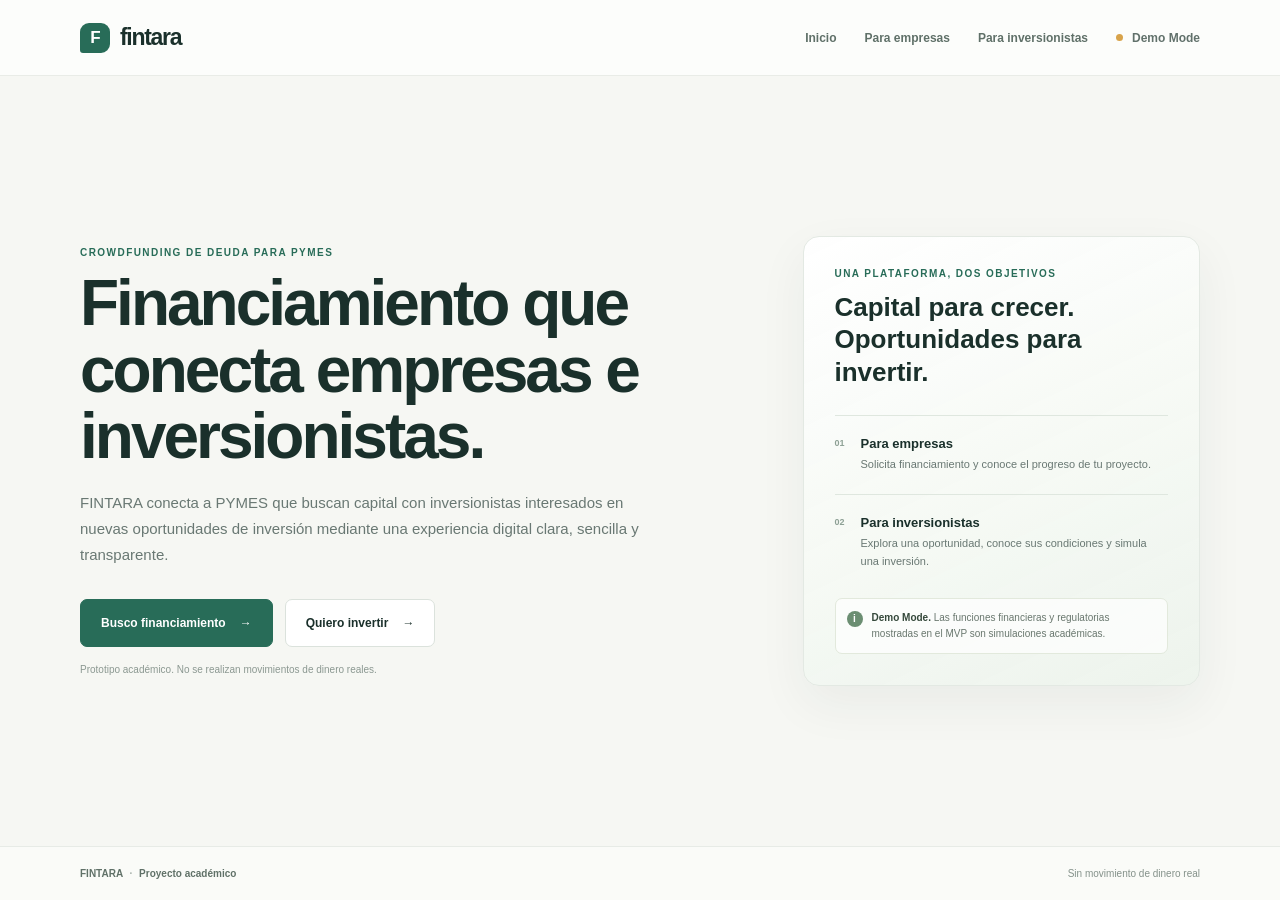
<file: index.html>
<!doctype html>
<html lang="es">
  <head>
    <meta charset="utf-8">
    <meta name="viewport" content="width=device-width, initial-scale=1">
    <meta name="theme-color" content="#f6f7f3">

    <title>FINTARA | Financiamiento e inversión</title>

    <link rel="stylesheet" href="styles.css">
  </head>

  <body>

    <header class="site-header home-header">

      <a class="brand" href="index.html" aria-label="FINTARA, inicio">
        <span class="brand-mark" aria-hidden="true">F</span>
        <span>fintara</span>
      </a>

      <nav class="main-navigation" aria-label="Navegación principal">
        <a href="index.html">Inicio</a>
        <a href="business.html">Para empresas</a>
        <a href="investor.html">Para inversionistas</a>
      </nav>

      <span class="demo-label">
        <span aria-hidden="true"></span>
        Demo Mode
      </span>

    </header>


    <main class="home-main">

      <section class="home-hero">

        <div class="home-hero-content">

          <p class="eyebrow">
            CROWDFUNDING DE DEUDA PARA PYMES
          </p>

          <h1>
            Financiamiento que conecta empresas e inversionistas.
          </h1>

          <p class="home-description">
            FINTARA conecta a PYMES que buscan capital con inversionistas
            interesados en nuevas oportunidades de inversión mediante una
            experiencia digital clara, sencilla y transparente.
          </p>

          <div class="home-actions">

<a class="primary-button" href="login.html">
  Busco financiamiento
  <span aria-hidden="true">→</span>
</a>

<a class="secondary-button" href="login.html">
  Quiero invertir
  <span aria-hidden="true">→</span>
</a>

          </div>

          <p class="home-demo-note">
            Prototipo académico. No se realizan movimientos de dinero reales.
          </p>

        </div>


        <aside class="home-preview">

          <p class="eyebrow">
            UNA PLATAFORMA, DOS OBJETIVOS
          </p>

          <h2>
            Capital para crecer. Oportunidades para invertir.
          </h2>

          <div class="user-option">

            <span class="user-option-number">01</span>

            <div>
              <strong>Para empresas</strong>

              <p>
                Solicita financiamiento y conoce el progreso de tu proyecto.
              </p>
            </div>

          </div>


          <div class="user-option">

            <span class="user-option-number">02</span>

            <div>
              <strong>Para inversionistas</strong>

              <p>
                Explora una oportunidad, conoce sus condiciones y simula una inversión.
              </p>
            </div>

          </div>


          <div class="side-note home-side-note">

            <span class="note-icon" aria-hidden="true">i</span>

            <p>
              <strong>Demo Mode.</strong>
              Las funciones financieras y regulatorias mostradas en el MVP
              son simulaciones académicas.
            </p>

          </div>

        </aside>

      </section>

    </main>


    <footer class="site-footer">

      <span>
        FINTARA
        <span aria-hidden="true">·</span>
        Proyecto académico
      </span>

      <span>Sin movimiento de dinero real</span>

    </footer>

  </body>
</html>
</file>
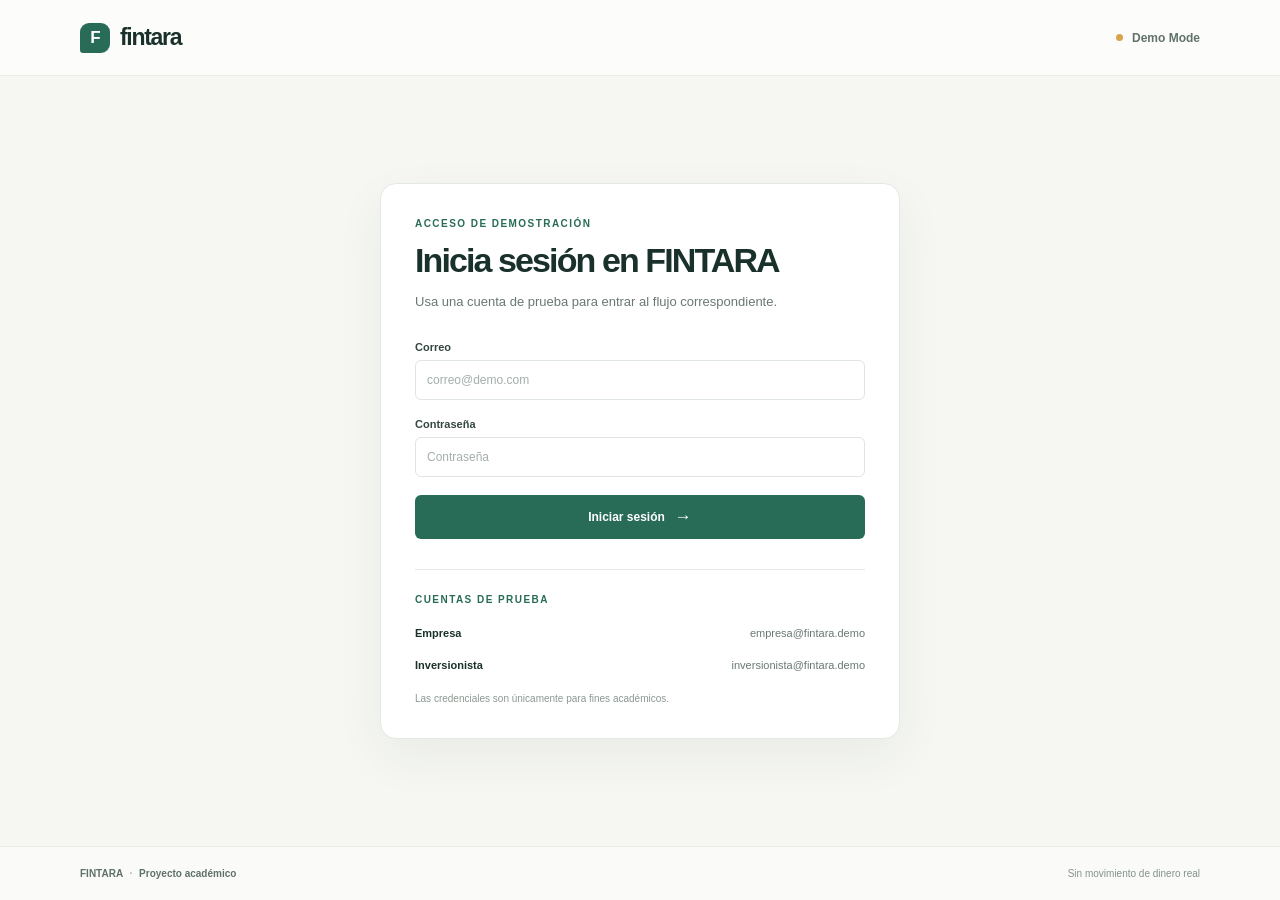
<file: business-funded.html>
<!doctype html>
<html lang="es">
  <head>
    <meta charset="utf-8">
    <meta name="viewport" content="width=device-width, initial-scale=1">
    <meta name="theme-color" content="#f6f7f3">

    <title>FINTARA | Fondeo completado</title>

    <link rel="stylesheet" href="styles.css">
    <script src="auth.js" defer></script>
    <script src="business-funded.js" defer></script>
  </head>

  <body>

    <header class="site-header">

      <a class="brand" href="index.html" aria-label="FINTARA, inicio">
        <span class="brand-mark" aria-hidden="true">F</span>
        <span>fintara</span>
      </a>

      <span class="demo-label">
        <span aria-hidden="true"></span>
        Demo Mode
      </span>

    </header>


    <main>

      <section class="intro">

        <p class="eyebrow">FONDEO COMPLETADO</p>

        <h1>Tu proyecto alcanzó la meta.</h1>

        <p class="intro-copy">
          El proyecto fue fondeado al 100% dentro de esta simulación académica.
        </p>

      </section>


      <nav class="progress" aria-label="Avance del financiamiento">

        <div class="progress-step progress-step-active">
          <span class="step-number">1</span>
          <span>Solicitud</span>
        </div>

        <span class="progress-line" aria-hidden="true"></span>

        <div class="progress-step progress-step-active">
          <span class="step-number">2</span>
          <span>Fondeo</span>
        </div>

        <span class="progress-line" aria-hidden="true"></span>

        <div class="progress-step">
          <span class="step-number">3</span>
          <span>Repago</span>
        </div>

      </nav>


      <div class="funded-layout">

        <section class="funded-card">

          <div class="funded-success-icon" aria-hidden="true">
            ✓
          </div>

          <span class="funded-status">
            100% fondeado
          </span>

          <p class="eyebrow">META ALCANZADA</p>

          <h2>El fondeo de tu proyecto está completo.</h2>

          <p class="funded-copy">
            La meta de financiamiento fue alcanzada mediante inversiones
            simuladas dentro del entorno de demostración de FINTARA.
          </p>


          <div class="funded-total">

            <span>Total fondeado</span>

            <strong id="completed-funded-amount">
              —
            </strong>

          </div>


          <div class="funded-progress-bar">
            <div class="funded-progress-fill"></div>
          </div>

          <div class="funded-progress-label">
            <span>Meta alcanzada</span>
            <strong>100%</strong>
          </div>


          <div class="funded-metrics">

            <div class="funded-metric">
              <span>Meta</span>
              <strong id="completed-target">—</strong>
            </div>

            <div class="funded-metric">
              <span>Inversionistas simulados</span>
              <strong id="completed-investors">—</strong>
            </div>

            <div class="funded-metric">
              <span>Plazo</span>
              <strong id="completed-term">—</strong>
            </div>

          </div>


          <div class="funded-next-step">

            <p class="eyebrow">¿QUÉ SIGUE?</p>

            <h3>Preparación del desembolso y plan de pagos</h3>

            <p>
              En una operación real, el desembolso y las actividades reguladas
              serían gestionadas por la institución autorizada correspondiente.
              En este MVP, el proceso se muestra únicamente de forma simulada.
            </p>

          </div>


          <div class="funding-note">

            <span class="note-icon" aria-hidden="true">i</span>

            <p>
              <strong>Demo Mode.</strong>
              No se transfirió dinero real y las inversiones mostradas son
              completamente ficticias.
            </p>

          </div>


          <button
            id="view-repayment-button"
            class="submit-button"
            type="button"
          >
            Ver plan de pagos
            <span aria-hidden="true">→</span>
          </button>

        </section>


        <aside class="side-panel">

          <p class="eyebrow">PROYECTO FONDEADO</p>

          <h2 id="completed-business-name">
            Proyecto de financiamiento
          </h2>

          <p id="completed-purpose">
            —
          </p>

          <div class="side-divider"></div>

          <div class="side-note">

            <span class="note-icon" aria-hidden="true">i</span>

            <p>
              La confirmación de fondeo forma parte del flujo de demostración
              y no representa una operación financiera real.
            </p>

          </div>

        </aside>

      </div>

    </main>


    <footer class="site-footer">

      <span>
        FINTARA
        <span aria-hidden="true">·</span>
        Proyecto académico
      </span>

      <span>Sin movimiento de dinero real</span>

    </footer>


    <script>
      window.addEventListener("DOMContentLoaded", () => {
        requireRole("business");
      });
    </script>

  </body>
</html>
</file>
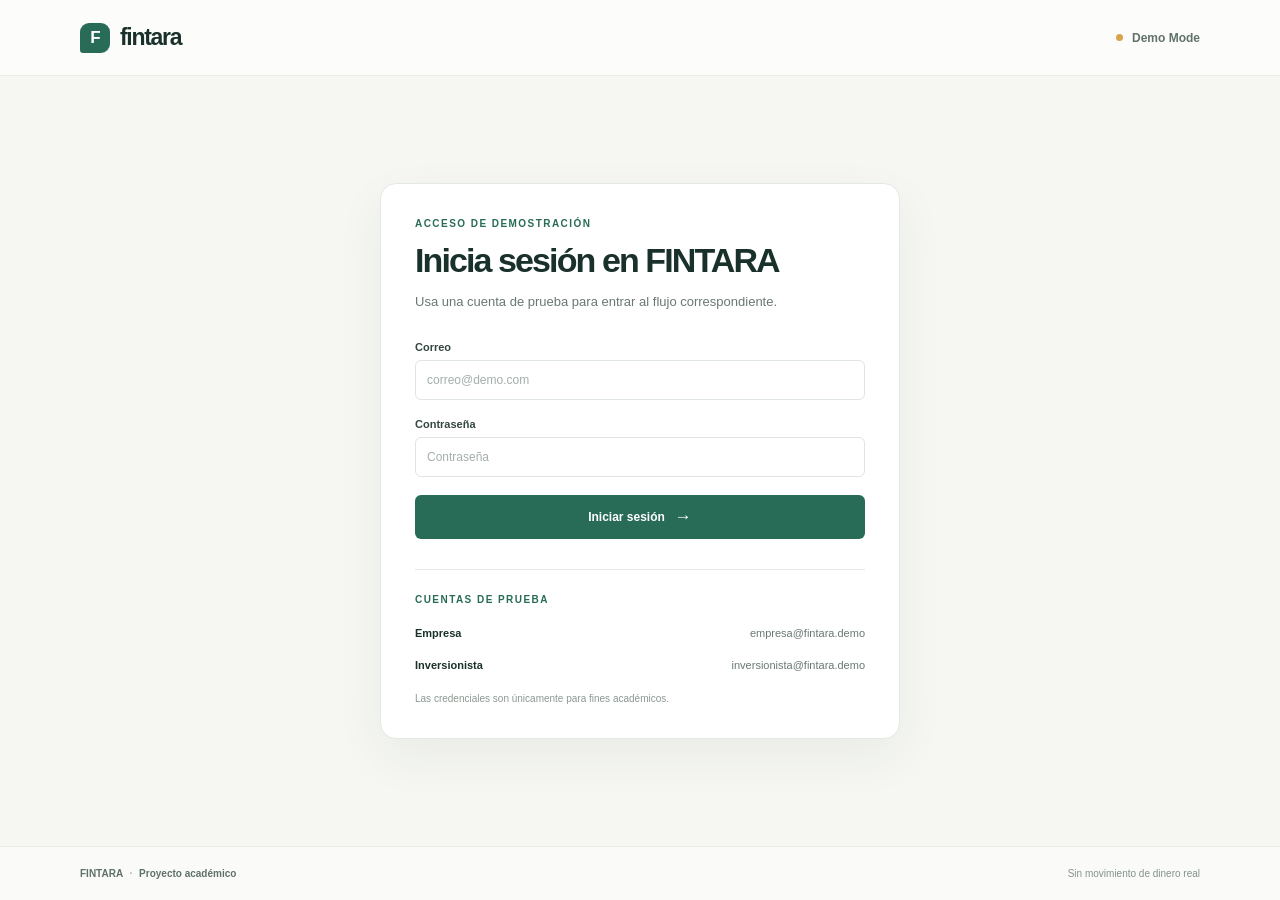
<file: business-funding.html>
<!doctype html>
<html lang="es">
  <head>
    <meta charset="utf-8">
    <meta name="viewport" content="width=device-width, initial-scale=1">
    <meta name="theme-color" content="#f6f7f3">

    <title>FINTARA | Progreso de fondeo</title>

    <link rel="stylesheet" href="styles.css">
    <script src="auth.js" defer></script>
    <script src="business-funding.js" defer></script>
  </head>

  <body>

    <header class="site-header">

      <a class="brand" href="index.html" aria-label="FINTARA, inicio">
        <span class="brand-mark" aria-hidden="true">F</span>
        <span>fintara</span>
      </a>

      <span class="demo-label">
        <span aria-hidden="true"></span>
        Demo Mode
      </span>

    </header>


    <main>

      <section class="intro">

        <p class="eyebrow">FONDEO DEL PROYECTO</p>

        <h1>Tu proyecto está recibiendo inversión.</h1>

        <p class="intro-copy">
          Consulta el avance del fondeo de tu solicitud dentro de esta simulación.
        </p>

      </section>


      <nav class="progress" aria-label="Avance del financiamiento">

        <div class="progress-step progress-step-active">
          <span class="step-number">1</span>
          <span>Solicitud</span>
        </div>

        <span class="progress-line" aria-hidden="true"></span>

        <div class="progress-step progress-step-active">
          <span class="step-number">2</span>
          <span>Fondeo</span>
        </div>

        <span class="progress-line" aria-hidden="true"></span>

        <div class="progress-step">
          <span class="step-number">3</span>
          <span>Repago</span>
        </div>

      </nav>


      <div class="funding-layout">

        <section class="funding-card">

          <div class="funding-header">

            <div>
              <p class="eyebrow">PROGRESO DE FONDEO</p>
              <h2>Tu meta está avanzando.</h2>
            </div>

            <span class="funding-status">
              En fondeo
            </span>

          </div>


          <div class="funding-main-number">

            <span>Monto fondeado</span>

            <strong id="funded-amount">
              —
            </strong>

            <p>
              de <span id="funding-target">—</span>
            </p>

          </div>


          <div class="funding-progress-bar">

            <div
              id="funding-progress-fill"
              class="funding-progress-fill"
            ></div>

          </div>


          <div class="funding-percentage-row">

            <span>Avance</span>

            <strong id="funding-percentage">
              —
            </strong>

          </div>


          <div class="funding-metrics">

            <div class="funding-metric">

              <span>Monto restante</span>

              <strong id="remaining-amount">
                —
              </strong>

            </div>


            <div class="funding-metric">

              <span>Inversionistas</span>

              <strong id="investor-count">
                —
              </strong>

            </div>


            <div class="funding-metric">

              <span>Plazo</span>

              <strong id="funding-term">
                —
              </strong>

            </div>

          </div>


          <div class="funding-note">

            <span class="note-icon" aria-hidden="true">i</span>

            <p>
              <strong>Demo Mode.</strong>
              El avance mostrado utiliza inversionistas y movimientos ficticios.
              No se está recibiendo dinero real.
            </p>

          </div>


          <button
            id="complete-funding-button"
            class="submit-button"
            type="button"
          >
            Simular fondeo completo
            <span aria-hidden="true">→</span>
          </button>

        </section>


        <aside class="side-panel">

          <p class="eyebrow">TU PROYECTO</p>

          <h2 id="funding-business-name">
            Proyecto de financiamiento
          </h2>

          <p id="funding-purpose">
            —
          </p>

          <div class="side-divider"></div>

          <div class="side-note">

            <span class="note-icon" aria-hidden="true">i</span>

            <p>
              El fondeo mostrado es únicamente una simulación académica.
              Los inversionistas utilizados en esta pantalla son ficticios.
            </p>

          </div>

        </aside>

      </div>

    </main>


    <footer class="site-footer">

      <span>
        FINTARA
        <span aria-hidden="true">·</span>
        Proyecto académico
      </span>

      <span>Sin movimiento de dinero real</span>

    </footer>


    <script>
      window.addEventListener("DOMContentLoaded", () => {
        requireRole("business");
      });
    </script>

  </body>
</html>
</file>
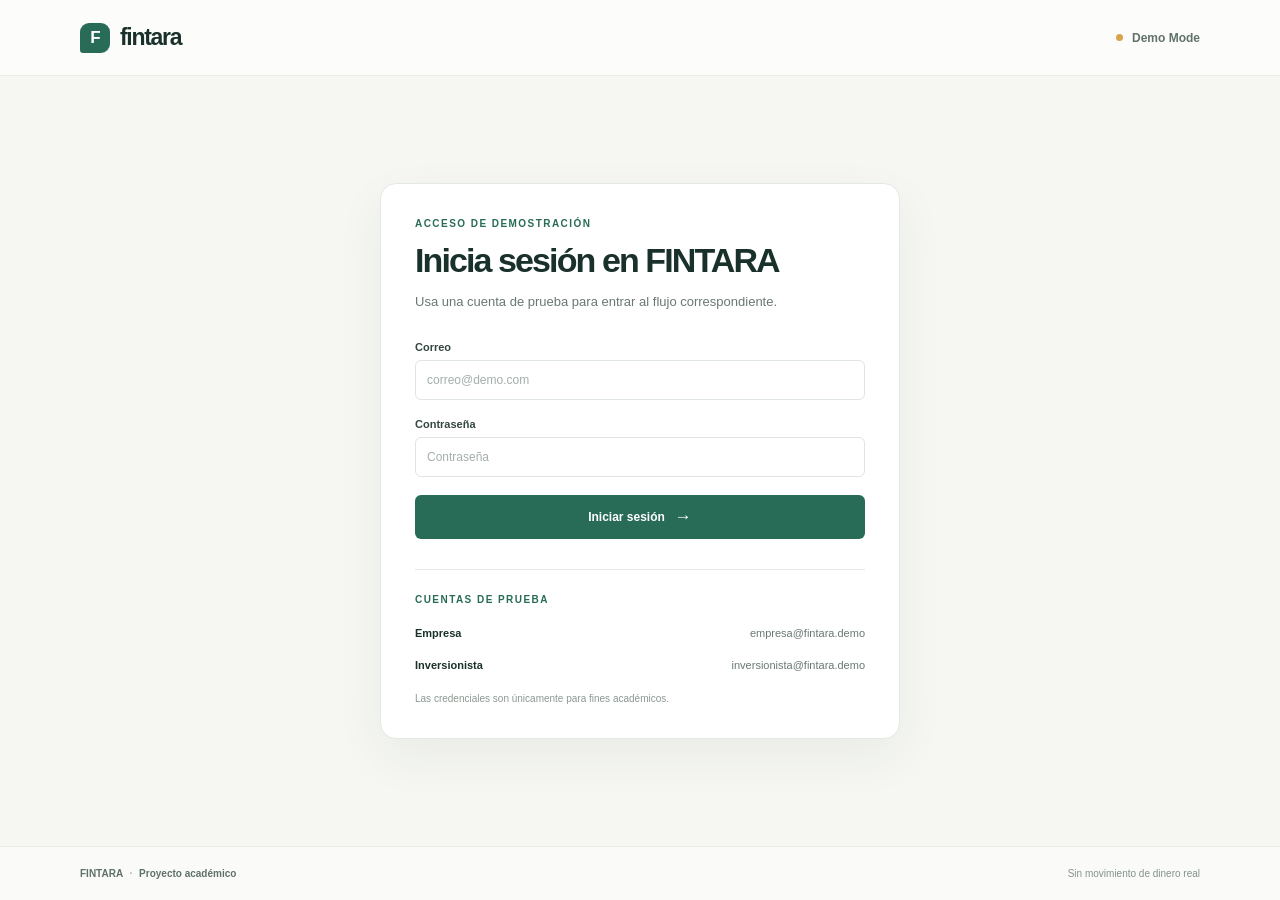
<file: business-repayment.html>
<!doctype html>
<html lang="es">
  <head>
    <meta charset="utf-8">
    <meta name="viewport" content="width=device-width, initial-scale=1">
    <meta name="theme-color" content="#f6f7f3">

    <title>FINTARA | Plan de pagos</title>

    <link rel="stylesheet" href="styles.css">
    <script src="auth.js" defer></script>
    <script src="business-repayment.js" defer></script>
  </head>

  <body>

    <header class="site-header">

      <a class="brand" href="index.html" aria-label="FINTARA, inicio">
        <span class="brand-mark" aria-hidden="true">F</span>
        <span>fintara</span>
      </a>

      <span class="demo-label">
        <span aria-hidden="true"></span>
        Demo Mode
      </span>

    </header>


    <main>

      <section class="intro">

        <p class="eyebrow">PLAN DE PAGOS</p>

        <h1>Así se vería tu repago.</h1>

        <p class="intro-copy">
  Consulta las condiciones y el calendario estimado de pagos del
  financiamiento simulado.
</p>

      </section>


      <nav class="progress" aria-label="Avance del financiamiento">

        <div class="progress-step progress-step-active">
          <span class="step-number">1</span>
          <span>Solicitud</span>
        </div>

        <span class="progress-line" aria-hidden="true"></span>

        <div class="progress-step progress-step-active">
          <span class="step-number">2</span>
          <span>Fondeo</span>
        </div>

        <span class="progress-line" aria-hidden="true"></span>

        <div class="progress-step progress-step-active">
          <span class="step-number">3</span>
          <span>Repago</span>
        </div>

      </nav>


      <div class="repayment-layout">

        <section class="repayment-card">

          <div class="repayment-header">

            <div>
              <p class="eyebrow">FINANCIAMIENTO SIMULADO</p>
              <h2>Tu financiamiento</h2>
            </div>

            <span class="repayment-status">
              Repago activo
            </span>

          </div>


        <div class="repayment-metrics">

  <div class="repayment-metric">
    <span>Monto financiado</span>
    <strong id="repayment-financed-amount">—</strong>
  </div>

  <div class="repayment-metric">
    <span>Tasa anual demo</span>
   <strong id="repayment-annual-rate">—</strong>
  </div>

  <div class="repayment-metric">
    <span>Pago mensual estimado</span>
    <strong id="repayment-monthly-payment">—</strong>
  </div>

  <div class="repayment-metric">
    <span>Plazo</span>
    <strong id="repayment-term">—</strong>
  </div>

  <div class="repayment-metric">
    <span>Total estimado a pagar</span>
    <strong id="repayment-total">—</strong>
  </div>

  <div class="repayment-metric">
    <span>Comisión de plataforma</span>
    <strong id="repayment-platform-fee">—</strong>
  </div>

</div>

<div class="repayment-assumption-box">

  <p class="eyebrow">SUPUESTO ACADÉMICO</p>

  <p>
    Para este demo, FINTARA utiliza una comisión de plataforma equivalente
    al 4% del monto fondeado. Esta tarifa es un supuesto académico basado
    en referencias del sector y no representa una comisión comercial vigente.
  </p>

  <p>
    La comisión mostrada no incluye IVA.
  </p>

</div>
          <div class="repayment-highlight">

  <div class="repayment-highlight-main">

    <p class="eyebrow">PRÓXIMO PAGO</p>

    <strong
      id="next-payment-amount"
      class="next-payment-amount"
    >
      —
    </strong>

    <p
      id="next-payment-date"
      class="next-payment-date"
    >
      —
    </p>

  </div>


  <div class="repayment-highlight-side">

    <div>
      <span>Pago</span>
      <strong id="next-payment-number">1 de 12</strong>
    </div>

    <div>
      <span>Estado</span>
      <strong class="repayment-pending-text">
        Pendiente
      </strong>
    </div>

  </div>

</div>
<div class="repayment-progress-section">

  <div class="repayment-progress-header">

    <div>
      <span>Progreso del repago</span>
      <strong>0 de <span id="repayment-total-payments">12</span> pagos</strong>
    </div>

    <strong id="repayment-progress-percentage">
      0%
    </strong>

  </div>

  <div class="repayment-progress-bar">
    <div
      id="repayment-progress-fill"
      class="repayment-progress-fill"
    ></div>
  </div>

</div>


          <div class="repayment-section">

            <h3>Calendario de pagos</h3>

            <div class="repayment-table-wrapper">

              <table class="repayment-table">

               <thead>
  <tr>
    <th>Pago</th>
    <th>Fecha</th>
    <th>Monto</th>
    <th>Estado</th>
  </tr>
</thead>

                <tbody id="repayment-table-body">
                </tbody>

              </table>

            </div>

          </div>


          <div class="funding-note">

            <span class="note-icon" aria-hidden="true">i</span>

            <p>
  <strong>Demo Mode.</strong>
  La tasa, comisión y calendario mostrados son supuestos académicos.
  No existen cargos, transferencias ni obligaciones de pago reales.
</p>

          </div>


          <button
            id="finish-business-flow-button"
            class="submit-button"
            type="button"
          >
            Finalizar demo de empresa
            <span aria-hidden="true">✓</span>
          </button>

        </section>


        <aside class="side-panel">

          <p class="eyebrow">REPAGO</p>

          <h2 id="repayment-business-name">
            Proyecto financiado
          </h2>

          <p id="repayment-purpose">
            —
          </p>

          <div class="side-divider"></div>

          <div class="side-note">

            <span class="note-icon" aria-hidden="true">i</span>

            <p>
              En una operación real, la institución autorizada gestionaría
              el cobro y la distribución de los pagos correspondientes.
            </p>

          </div>

        </aside>

      </div>

    </main>


    <footer class="site-footer">

      <span>
        FINTARA
        <span aria-hidden="true">·</span>
        Proyecto académico
      </span>

      <span>Sin movimiento de dinero real</span>

    </footer>


    <script>
      window.addEventListener("DOMContentLoaded", () => {
        requireRole("business");
      });
    </script>

  </body>
</html>
</file>
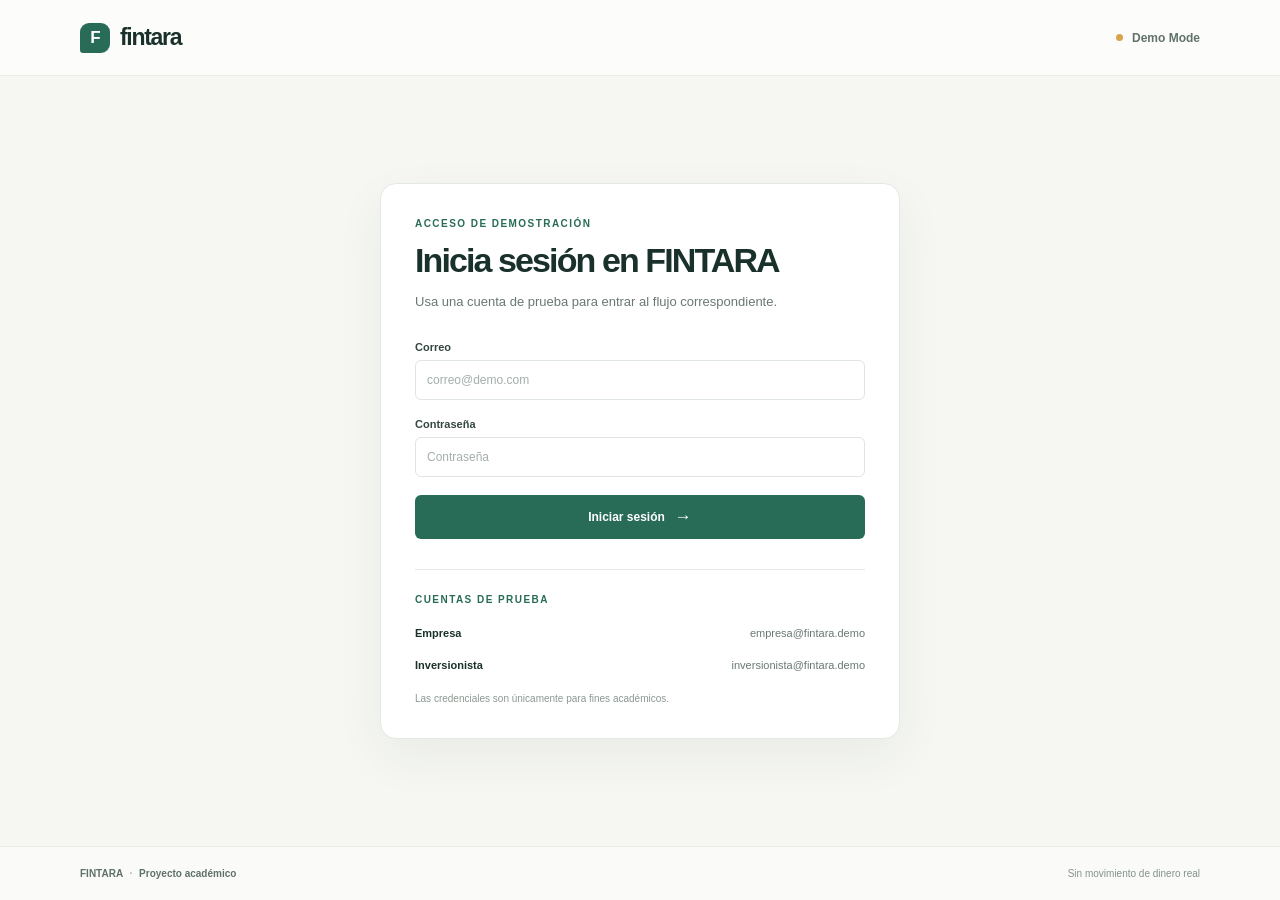
<file: business-status.html>
<!doctype html>
<html lang="es">
  <head>
    <meta charset="utf-8">
    <meta name="viewport" content="width=device-width, initial-scale=1">
    <meta name="theme-color" content="#f6f7f3">

    <title>FINTARA | Estado del proyecto</title>

    <link rel="stylesheet" href="styles.css">
    <script src="auth.js" defer></script>
    <script src="business-status.js" defer></script>
  </head>

  <body>

    <header class="site-header">

      <a class="brand" href="index.html" aria-label="FINTARA, inicio">
        <span class="brand-mark" aria-hidden="true">F</span>
        <span>fintara</span>
      </a>

      <span class="demo-label">
        <span aria-hidden="true"></span>
        Demo Mode
      </span>

    </header>


    <main>

      <section class="intro">

        <p class="eyebrow">ESTADO DEL PROYECTO</p>

        <h1>Tu proyecto está listo para fondeo.</h1>

       <p class="intro-copy">
  La revisión simulada fue completada y tu proyecto puede pasar a la etapa de fondeo.
</p>

      </section>


      <nav class="progress" aria-label="Avance del financiamiento">

        <div class="progress-step progress-step-active">
          <span class="step-number">1</span>
          <span>Solicitud</span>
        </div>

        <span class="progress-line" aria-hidden="true"></span>

        <div class="progress-step">
          <span class="step-number">2</span>
          <span>Fondeo</span>
        </div>

        <span class="progress-line" aria-hidden="true"></span>

        <div class="progress-step">
          <span class="step-number">3</span>
          <span>Repago</span>
        </div>

      </nav>


      <div class="status-layout">

        <section class="status-card">

          <div class="status-badge">
  Listo para fondeo
</div>

          <p class="eyebrow">SOLICITUD REGISTRADA</p>

         <h2>La revisión simulada fue completada.</h2>

         <p class="status-copy">
  La información de tu solicitud fue registrada y revisada dentro de esta
  simulación académica. El proyecto está listo para mostrarse como una
  oportunidad de inversión en el demo.
</p>


          <div class="status-summary">

            <div class="status-summary-item">
              <span>Monto solicitado</span>
              <strong id="status-amount">—</strong>
            </div>

            <div class="status-summary-item">
              <span>Plazo</span>
              <strong id="status-term">—</strong>
            </div>

            <div class="status-summary-item">
              <span>Propósito</span>
              <strong id="status-purpose">—</strong>
            </div>

          </div>


<div class="status-process">

  <h3>¿Qué está pasando ahora?</h3>

  <div class="status-step">
    <span class="status-step-icon">✓</span>

    <div>
      <strong>Solicitud recibida</strong>
      <p>La información fue guardada correctamente.</p>
    </div>
  </div>

  <div class="status-step">
    <span class="status-step-icon">✓</span>

    <div>
      <strong>Revisión simulada completada</strong>
      <p>
        La información del proyecto fue revisada dentro del entorno de
        demostración.
      </p>
    </div>
  </div>

  <div class="status-step">
    <span class="status-step-icon status-step-current">3</span>

    <div>
      <strong>Listo para fondeo</strong>
      <p>
        El proyecto puede mostrarse ahora como una oportunidad de inversión
        dentro del demo.
      </p>
    </div>
  </div>

</div>


          <div
            id="status-message"
            class="form-message form-message-error"
            role="alert"
            hidden
          ></div>


          <button
            id="continue-funding-button"
            class="submit-button"
            type="button"
          >
        Ver progreso de fondeo
            <span aria-hidden="true">→</span>
          </button>

        </section>


        <aside class="side-panel">

          <p class="eyebrow">DEMO MODE</p>

          <h2>Esta aprobación existe solo dentro del demo.</h2>

          <p>
  En una operación real, la evaluación y autorización corresponderían
  a la institución autorizada bajo la estructura regulatoria definida.
</p>

          <div class="side-divider"></div>

          <div class="side-note">
            <span class="note-icon" aria-hidden="true">i</span>

            <p>
              <strong>Importante.</strong>
              No se consulta un buró de crédito, no se hace KYC real y no se
              mueve dinero en esta demostración.
            </p>
          </div>

        </aside>

      </div>

    </main>


    <footer class="site-footer">

      <span>
        FINTARA
        <span aria-hidden="true">·</span>
        Proyecto académico
      </span>

      <span>Sin movimiento de dinero real</span>

    </footer>


    <script>
      window.addEventListener("DOMContentLoaded", () => {
        requireRole("business");
      });
    </script>

  </body>
</html>
</file>
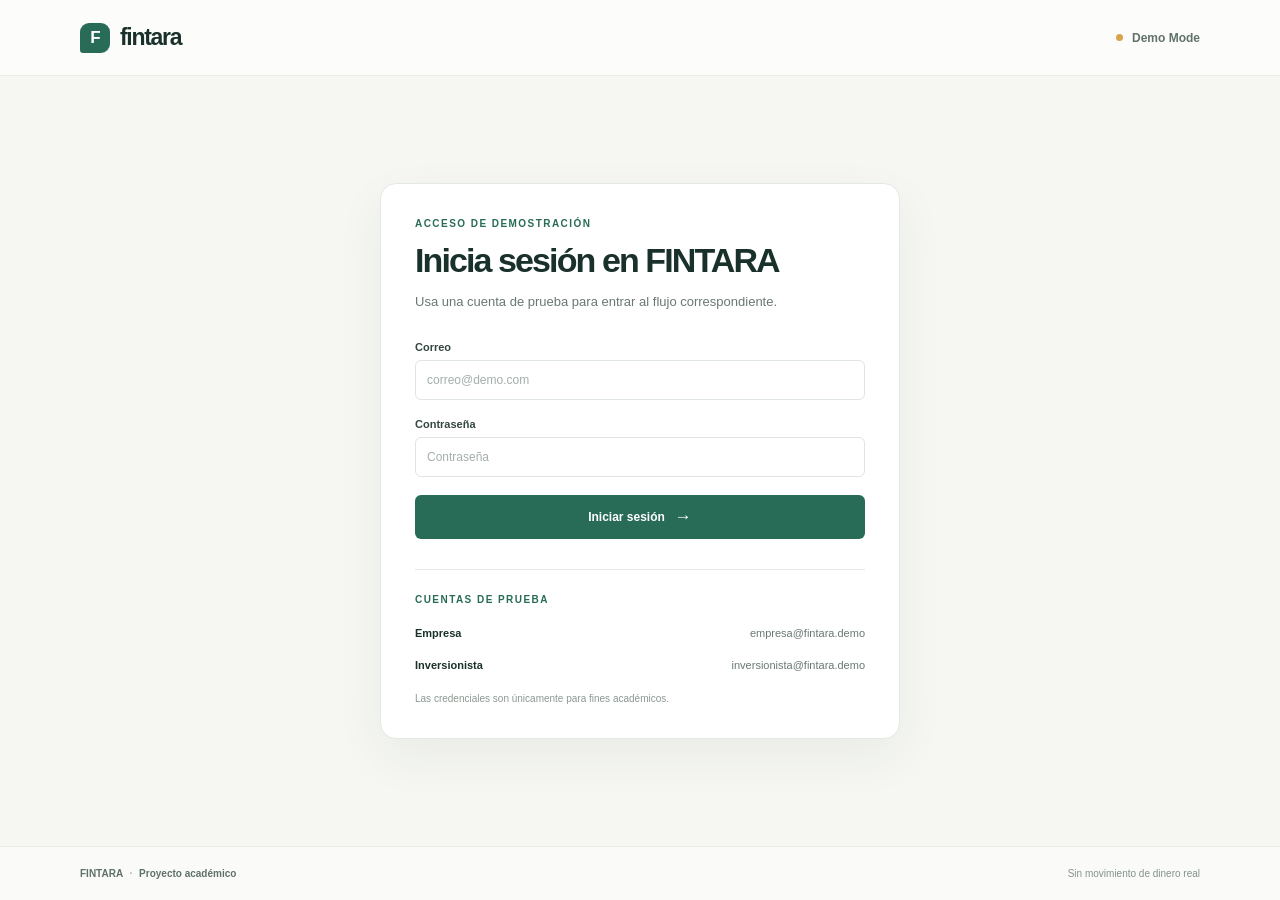
<file: business-summary.html>
<!doctype html>
<html lang="es">
  <head>
    <meta charset="utf-8">
    <meta name="viewport" content="width=device-width, initial-scale=1">
    <meta name="theme-color" content="#f6f7f3">

    <title>FINTARA | Resumen de solicitud</title>

    <link rel="stylesheet" href="styles.css">
    <script src="auth.js" defer></script>
    <script src="business-summary.js" defer></script>
  </head>

  <body>

    <header class="site-header">

      <a class="brand" href="index.html" aria-label="FINTARA, inicio">
        <span class="brand-mark" aria-hidden="true">F</span>
        <span>fintara</span>
      </a>

      <span class="demo-label">
        <span aria-hidden="true"></span>
        Demo Mode
      </span>

    </header>


    <main>

      <section class="intro">

        <p class="eyebrow">SOLICITUD DE FINANCIAMIENTO</p>

        <h1>Revisa tu solicitud.</h1>

        <p class="intro-copy">
          Confirma que la información sea correcta antes de continuar.
        </p>

      </section>


      <nav class="progress" aria-label="Avance del financiamiento">

        <div class="progress-step progress-step-active">
          <span class="step-number">1</span>
          <span>Solicitud</span>
        </div>

        <span class="progress-line" aria-hidden="true"></span>

        <div class="progress-step">
          <span class="step-number">2</span>
          <span>Fondeo</span>
        </div>

        <span class="progress-line" aria-hidden="true"></span>

        <div class="progress-step">
          <span class="step-number">3</span>
          <span>Repago</span>
        </div>

      </nav>


      <div class="summary-layout">

        <section class="summary-card">

          <div class="card-heading">
            <div>
              <p class="eyebrow">RESUMEN</p>
              <h2>Tu solicitud</h2>
              <p class="section-copy">
                Estos son los datos que registraste.
              </p>
            </div>

            <span class="lock-badge">
              <span aria-hidden="true">●</span>
              Datos de demostración
            </span>
          </div>


          <div class="summary-section">

            <h3>Tu negocio</h3>

            <div class="summary-grid">

              <div class="summary-item">
                <span>Nombre del negocio</span>
                <strong id="summary-business-name">—</strong>
              </div>

              <div class="summary-item">
                <span>Persona propietaria</span>
                <strong id="summary-owner-name">—</strong>
              </div>

              <div class="summary-item">
                <span>Actividad</span>
                <strong id="summary-business-activity">—</strong>
              </div>

              <div class="summary-item">
                <span>Ubicación</span>
                <strong id="summary-location">—</strong>
              </div>

            </div>

          </div>


          <div class="summary-section">

            <h3>Financiamiento</h3>

            <div class="summary-grid">

              <div class="summary-item">
                <span>Monto solicitado</span>
                <strong id="summary-amount">—</strong>
              </div>

              <div class="summary-item">
                <span>Plazo</span>
                <strong id="summary-term">—</strong>
              </div>

              <div class="summary-item summary-item-full">
                <span>Uso del financiamiento</span>
                <strong id="summary-purpose">—</strong>
              </div>

              <div class="summary-item summary-item-full">
                <span>Descripción del proyecto</span>
                <strong id="summary-description">—</strong>
              </div>

            </div>

          </div>


          <div
            id="summary-message"
            class="form-message form-message-error"
            role="alert"
            hidden
          ></div>


          <div class="summary-actions">

            <a class="secondary-button" href="business.html">
              Editar información
            </a>

            <button
              id="confirm-request-button"
              class="submit-button summary-confirm-button"
              type="button"
            >
              Confirmar solicitud
              <span aria-hidden="true">→</span>
            </button>

          </div>

        </section>


        <aside class="side-panel">

          <p class="eyebrow">ANTES DE CONTINUAR</p>

          <h2>Revisa los datos principales.</h2>

          <p>
            Confirma el monto, plazo y propósito antes de enviar la solicitud
            a revisión.
          </p>

          <div class="side-divider"></div>

          <div class="side-note">
            <span class="note-icon" aria-hidden="true">i</span>

            <p>
              <strong>Demo Mode.</strong>
              Esta solicitud no genera un financiamiento real.
            </p>
          </div>

        </aside>

      </div>

    </main>


    <footer class="site-footer">

      <span>
        FINTARA
        <span aria-hidden="true">·</span>
        Proyecto académico
      </span>

      <span>Sin movimiento de dinero real</span>

    </footer>


    <script>
      window.addEventListener("DOMContentLoaded", () => {
        requireRole("business");
      });
    </script>

  </body>
</html>
</file>
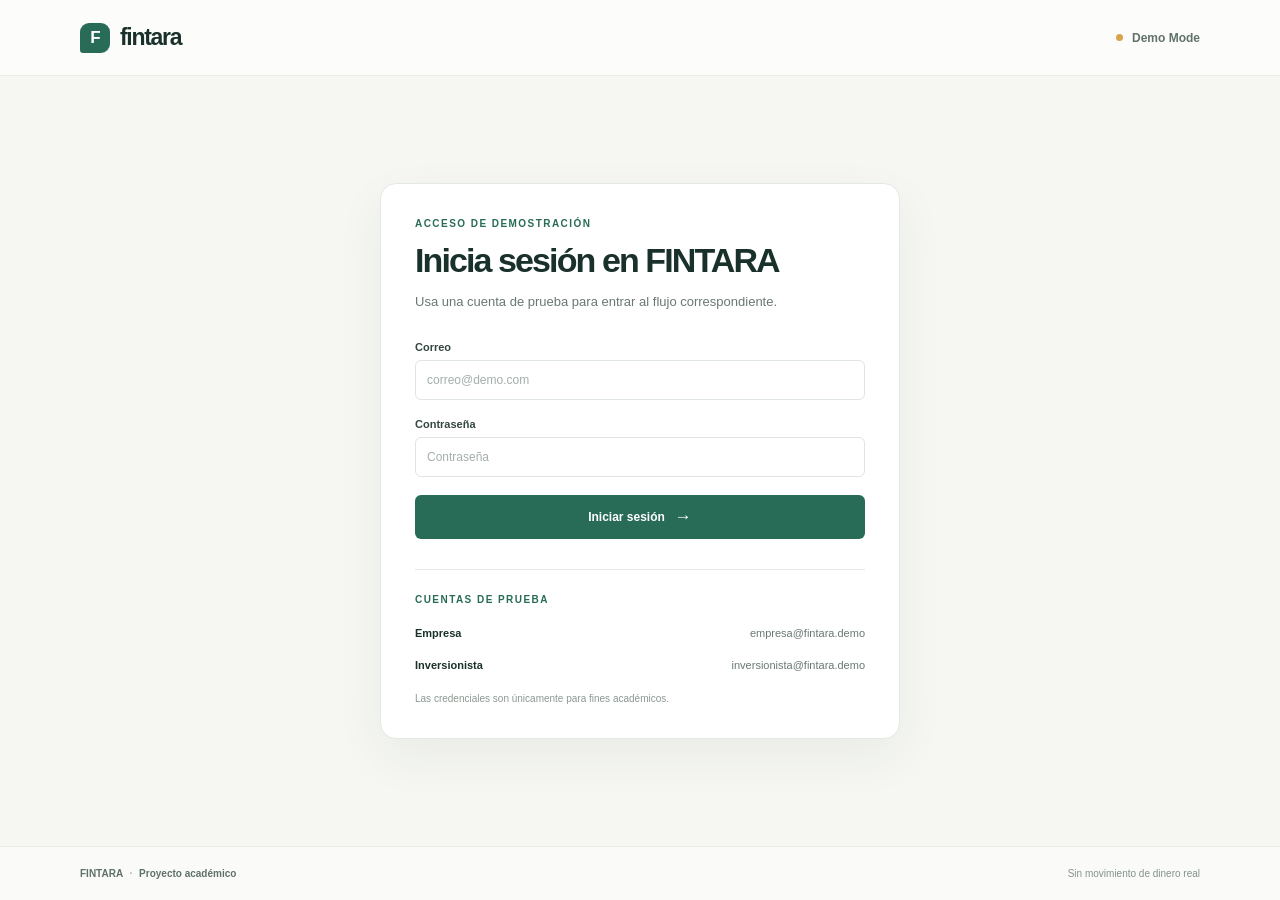
<file: business.html>
<!doctype html>
<html lang="es">
  <head>
    <meta charset="utf-8">
    <meta name="viewport" content="width=device-width, initial-scale=1">
    <meta name="theme-color" content="#f6f7f3">
    <title>FINTARA | Solicitud de financiamiento</title>
    <link rel="stylesheet" href="styles.css">
    <script src="auth.js" defer></script>
    <script src="app.js" defer></script>
  </head>
  <body>
    <header class="site-header">
      <a class="brand" href="index.html" aria-label="FINTARA, inicio">
        <span class="brand-mark" aria-hidden="true">F</span>
        <span>fintara</span>
      </a>
      <span class="demo-label"><span aria-hidden="true"></span> Prototipo académico</span>
    </header>

    <main>
      <section class="intro" aria-labelledby="page-title">
        <p class="eyebrow">FINANCIAMIENTO PARA TU NEGOCIO</p>
        <h1 id="page-title">Dale espacio a lo que sigue.</h1>
        <p class="intro-copy">
          Cuéntanos sobre tu negocio y el proyecto que quieres impulsar.
          Organizaremos la información para dar el siguiente paso.
        </p>
      </section>

      <nav class="progress" aria-label="Avance de la solicitud">
        <div class="progress-step progress-step-active" aria-current="step">
          <span class="step-number">1</span>
          <span>Tu solicitud</span>
        </div>
        <span class="progress-line" aria-hidden="true"></span>
        <div class="progress-step">
          <span class="step-number">2</span>
          <span>Revisión</span>
        </div>
        <span class="progress-line" aria-hidden="true"></span>
        <div class="progress-step">
          <span class="step-number">3</span>
          <span>Oportunidad</span>
        </div>
      </nav>

      <div class="content-grid">
        <section class="form-card" aria-labelledby="form-title">
          <div class="card-heading">
            <div>
              <p class="eyebrow">PASO 1 DE 3</p>
              <h2 id="form-title">Cuéntanos de tu proyecto</h2>
              <p class="section-copy">Completa los datos básicos para registrar tu solicitud.</p>
            </div>
            <span class="lock-badge"><span aria-hidden="true">●</span> Datos de demostración</span>
          </div>

          <form id="financing-form">
            <fieldset>
              <legend><span>01</span> Tu negocio</legend>
              <div class="field-grid">
                <label class="field field-full" for="business-name">
                  Nombre del negocio
                  <input id="business-name" name="businessName" type="text" autocomplete="organization" placeholder="Ej. Carpintodo" required maxlength="100">
                </label>
                <label class="field" for="owner-name">
                  Nombre de la persona propietaria
                  <input id="owner-name" name="ownerName" type="text" autocomplete="name" placeholder="Nombre completo" required maxlength="120">
                </label>
                <label class="field" for="business-activity">
                  Actividad del negocio
                  <input id="business-activity" name="businessActivity" type="text" placeholder="Ej. Comercio de ferretería" required maxlength="120">
                </label>
                <label class="field field-full" for="location">
                  Ubicación principal
                  <input id="location" name="location" type="text" autocomplete="address-level2" placeholder="Ciudad y estado" required maxlength="120">
                </label>
              </div>
            </fieldset>

            <fieldset>
              <legend><span>02</span> Lo que quieres lograr</legend>
              <div class="field-grid">
                <label class="field" for="amount">
                  Monto que necesitas
                  <span class="input-prefix">
                    <span aria-hidden="true">$</span>
                    <input id="amount" name="amountMxn" type="number" inputmode="numeric" min="1" step="1" placeholder="100,000" required>
                  </span>
                  <span class="field-hint">Pesos mexicanos (MXN)</span>
                </label>
                <label class="field" for="term">
                  Plazo estimado
                  <span class="input-suffix">
                    <input id="term" name="termMonths" type="number" inputmode="numeric" min="1" step="1" placeholder="12" required>
                    <span>meses</span>
                  </span>
                </label>
                <label class="field field-full" for="purpose">
                  ¿Para qué usarás el financiamiento?
                  <input id="purpose" name="purpose" type="text" placeholder="Ej. Ampliar la capacidad de mi almacén" required maxlength="180">
                </label>
                <label class="field field-full" for="description">
                  Describe brevemente tu proyecto
                  <textarea id="description" name="projectDescription" rows="4" placeholder="¿Qué cambiará en tu negocio con este proyecto?" required maxlength="1000"></textarea>
                  <span class="field-hint">Hasta 1,000 caracteres.</span>
                </label>
              </div>
            </fieldset>

            <div id="form-message" class="form-message" role="status" aria-live="polite" hidden></div>
            <button class="submit-button" type="submit">
              Registrar mi solicitud
              <span aria-hidden="true">→</span>
            </button>
            <p class="form-footnote">No necesitas realizar ningún pago para enviar esta solicitud de demostración.</p>
          </form>
        </section>

        <aside class="side-panel" aria-label="Información de la solicitud">
          <div class="side-icon" aria-hidden="true">
            <svg viewBox="0 0 48 48" fill="none">
              <path d="M8 36.5V20.2L24 9l16 11.2v16.3H8Z" stroke="currentColor" stroke-width="1.7" stroke-linejoin="round"/>
              <path d="M18 36.5V25h12v11.5M15.5 19h.1M24 19h.1M32.5 19h.1" stroke="currentColor" stroke-width="1.7" stroke-linecap="round"/>
            </svg>
          </div>
          <p class="eyebrow">UN BUEN COMIENZO</p>
          <h2>Tu negocio tiene una historia que contar.</h2>
          <p>La información que compartas nos ayudará a presentar tu proyecto de forma clara a posibles inversionistas.</p>
          <div class="side-divider"></div>
          <div class="side-note">
            <span class="note-icon" aria-hidden="true">i</span>
            <p><strong>Esto es una simulación.</strong> No se otorgan créditos ni se reciben inversiones reales. Cualquier operación futura sería realizada por una institución autorizada.</p>
          </div>
          <div class="side-steps">
            <div><span>01</span><p>Comparte los datos de tu negocio</p></div>
            <div><span>02</span><p>Preparamos la información del proyecto</p></div>
            <div><span>03</span><p>Conoce los siguientes pasos</p></div>
          </div>
        </aside>
      </div>
    </main>

    <footer class="site-footer">
      <span>FINTARA <span aria-hidden="true">·</span> Proyecto académico</span>
      <span>Sin movimiento de dinero real</span>
    </footer>
<script>
  window.addEventListener("DOMContentLoaded", () => {
    requireRole("business");
  });
</script>
  </body>
</html>
</file>
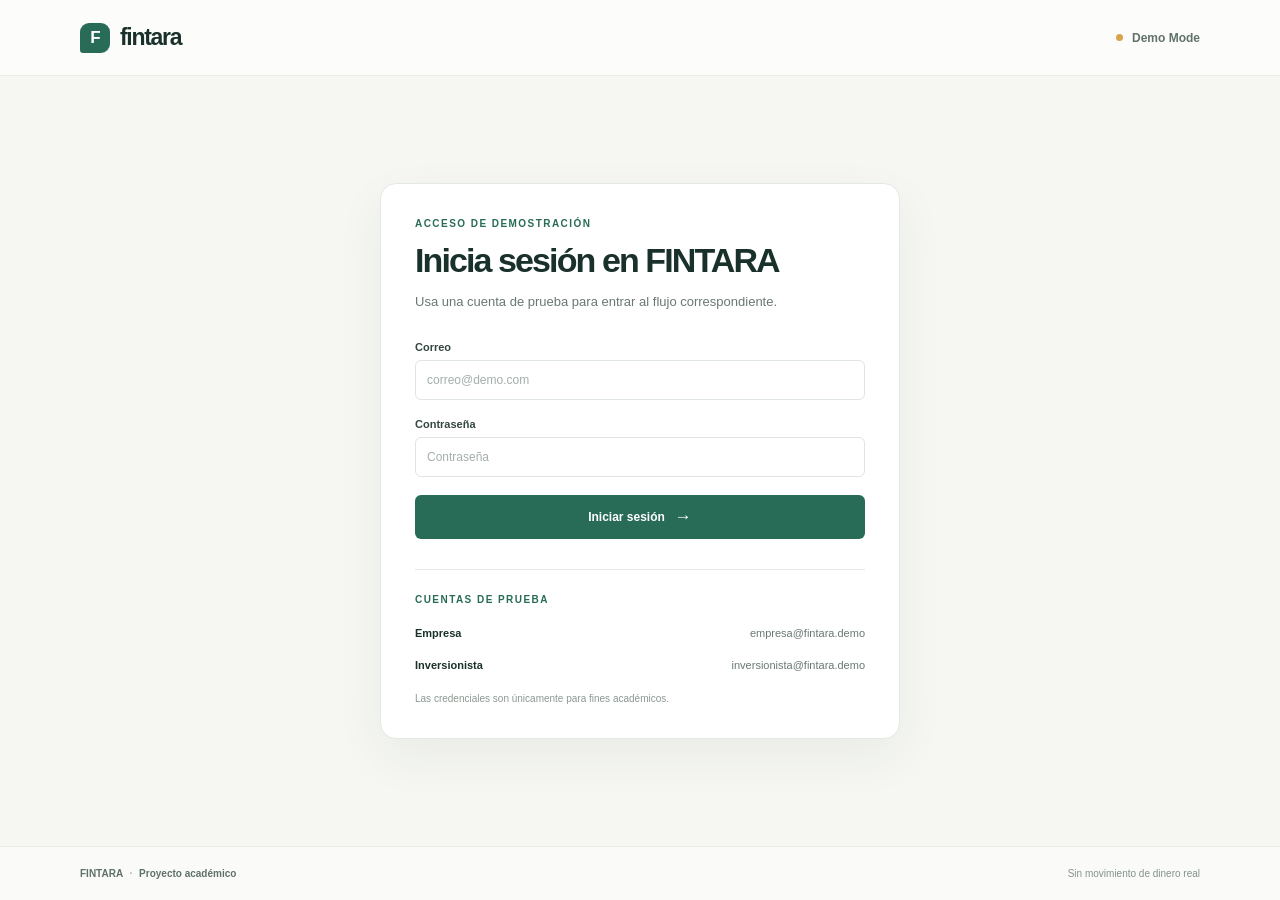
<file: investor-amount.html>
<!doctype html>
<html lang="es">
  <head>
    <meta charset="utf-8">
    <meta name="viewport" content="width=device-width, initial-scale=1">
    <meta name="theme-color" content="#f6f7f3">

    <title>FINTARA | Elegir inversión</title>

    <link rel="stylesheet" href="styles.css">
    <script src="auth.js" defer></script>
    <script src="investor-amount.js" defer></script>
  </head>

  <body>

    <header class="site-header">

      <a class="brand" href="index.html" aria-label="FINTARA, inicio">
        <span class="brand-mark" aria-hidden="true">F</span>
        <span>fintara</span>
      </a>

      <span class="demo-label">
        <span aria-hidden="true"></span>
        Demo Mode
      </span>

    </header>


    <main>

      <section class="intro">

        <p class="eyebrow">MONTO DE INVERSIÓN</p>

        <h1>Elige cuánto quieres invertir.</h1>

        <p class="intro-copy">
          Selecciona un monto dentro de tu capital demo disponible.
        </p>

      </section>


      <div class="investor-amount-layout">

        <section class="investor-amount-card">

          <div class="investor-amount-header">

            <div>
              <p class="eyebrow">OPORTUNIDAD</p>
              <h2>Carpentry Supplies Demo Co.</h2>
            </div>

            <span class="investment-risk-badge">
              Calificación demo A4
            </span>

          </div>


          <div class="investor-amount-summary">

            <div>
              <span>Rendimiento estimado</span>
              <strong>16% anual</strong>
              <small>No garantizado</small>
            </div>

            <div>
              <span>Plazo</span>
              <strong>12 meses</strong>
            </div>

            <div>
              <span>Comisión</span>
              <strong>1%</strong>
              <small>Sobre pagos recibidos</small>
            </div>

          </div>


          <div class="investor-amount-section">

            <label for="investment-amount">
              ¿Cuánto quieres invertir?
            </label>

            <div class="investment-amount-input">

              <span>$</span>

              <input
                id="investment-amount"
                type="number"
                min="500"
                max="10000"
                step="500"
                value="2500"
              >

              <span>MXN</span>

            </div>

            <p class="investment-amount-hint">
              Mínimo demo: $500 MXN · Máximo disponible: $10,000 MXN
            </p>

          </div>


          <div class="investment-quick-options">

            <button type="button" data-amount="1000">
              $1,000
            </button>

            <button type="button" data-amount="2500">
              $2,500
            </button>

            <button type="button" data-amount="5000">
              $5,000
            </button>

            <button type="button" data-amount="10000">
              $10,000
            </button>

          </div>


          <div class="investment-estimate-card">

            <p class="eyebrow">
              ESTIMACIÓN DEL DEMO
            </p>

            <div class="investment-estimate-grid">

              <div>
                <span>Inversión</span>
                <strong id="selected-investment">
                  $2,500 MXN
                </strong>
              </div>

              <div>
                <span>Capital demo restante</span>
                <strong id="remaining-demo-balance">
                  $7,500 MXN
                </strong>
              </div>

              <div>
                <span>Pago mensual estimado recibido</span>
                <strong id="estimated-monthly-receipt">
                  —
                </strong>
              </div>

              <div>
                <span>Total estimado recibido</span>
                <strong id="estimated-total-receipt">
                  —
                </strong>
              </div>

            </div>

          </div>


          <div
            id="investment-amount-message"
            class="form-message"
            hidden
          ></div>


          <div class="funding-note">

            <span class="note-icon" aria-hidden="true">i</span>

            <p>
              <strong>Demo Mode.</strong>
              Los montos y rendimientos mostrados son estimaciones académicas.
              No existe movimiento de dinero real ni rendimiento garantizado.
            </p>

          </div>


          <div class="project-detail-actions">

            <a
              class="secondary-button"
              href="investor-project.html"
            >
              ← Volver
            </a>

            <button
              id="continue-investment-button"
              class="primary-button"
              type="button"
            >
              Revisar inversión
              <span aria-hidden="true">→</span>
            </button>

          </div>

        </section>


        <aside class="side-panel">

          <p class="eyebrow">
            TU CUENTA DEMO
          </p>

          <h2>
            $10,000 MXN disponibles
          </h2>

          <p>
            Capital ficticio para simular inversiones.
          </p>

          <div class="side-divider"></div>

          <div class="side-note">

            <span class="note-icon" aria-hidden="true">i</span>

            <p>
              En este demo puedes invertir hasta el capital disponible.
              En una operación real existirían reglas regulatorias y de
              diversificación adicionales.
            </p>

          </div>

        </aside>

      </div>

    </main>


    <footer class="site-footer">

      <span>
        FINTARA
        <span aria-hidden="true">·</span>
        Proyecto académico
      </span>

      <span>Sin movimiento de dinero real</span>

    </footer>


    <script>
      window.addEventListener("DOMContentLoaded", () => {
        requireRole("investor");
      });
    </script>

  </body>
</html>
</file>
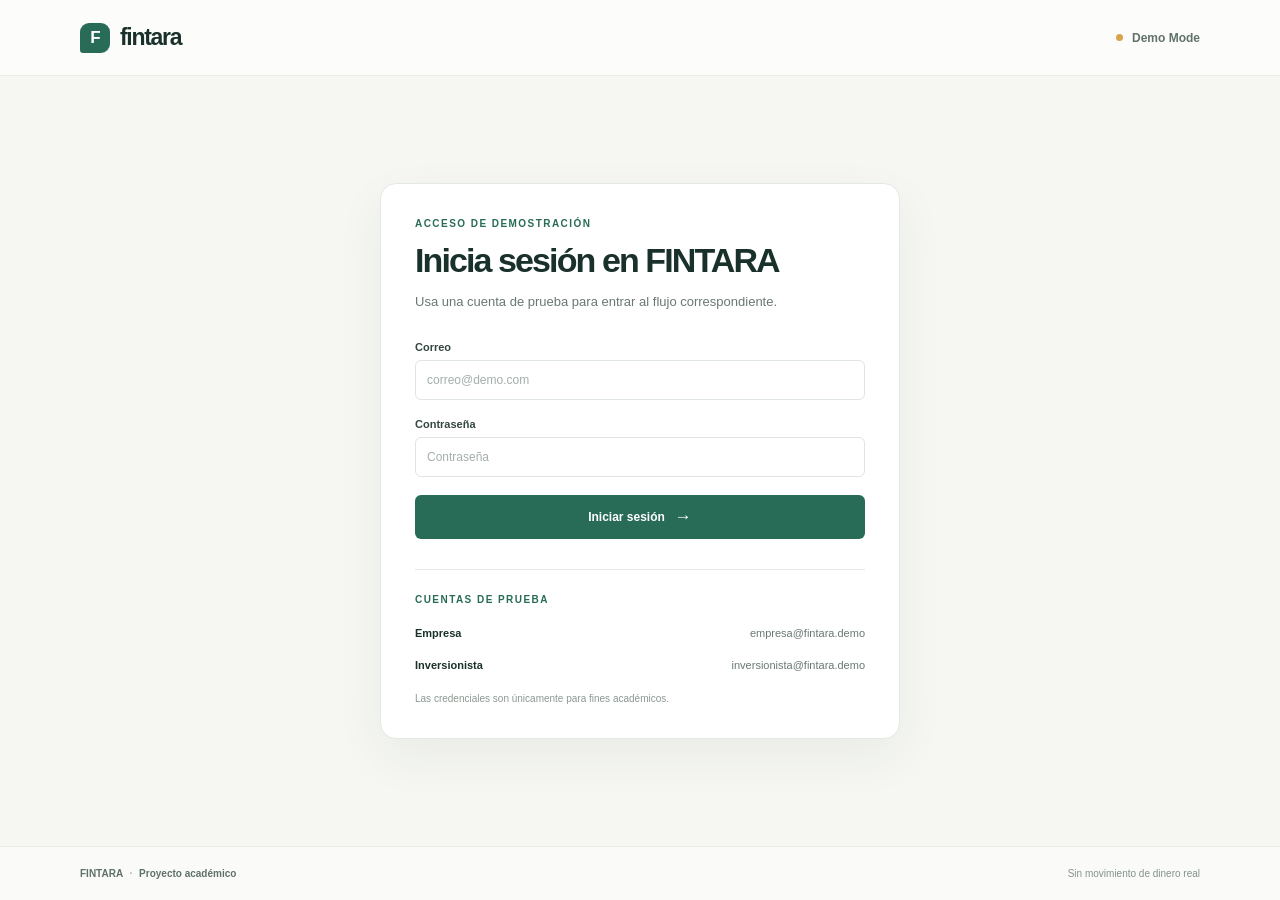
<file: investor-confirmation.html>
<!doctype html>
<html lang="es">
  <head>
    <meta charset="utf-8">
    <meta name="viewport" content="width=device-width, initial-scale=1">
    <meta name="theme-color" content="#f6f7f3">

    <title>FINTARA | Inversión confirmada</title>

    <link rel="stylesheet" href="styles.css">
    <script src="auth.js" defer></script>
    <script src="investor-confirmation.js" defer></script>
  </head>

  <body>

    <header class="site-header">

      <a class="brand" href="index.html" aria-label="FINTARA, inicio">
        <span class="brand-mark" aria-hidden="true">F</span>
        <span>fintara</span>
      </a>

      <span class="demo-label">
        <span aria-hidden="true"></span>
        Demo Mode
      </span>

    </header>


    <main>

      <section class="intro">

        <p class="eyebrow">INVERSIÓN CONFIRMADA</p>

        <h1>Tu inversión demo fue registrada.</h1>

        <p class="intro-copy">
          La simulación se completó correctamente y ahora forma parte de tu
          portafolio demo.
        </p>

      </section>


      <div class="investor-confirmation-layout">

        <section class="investor-confirmation-card">

          <div class="confirmation-success">

            <div class="confirmation-icon">
              ✓
            </div>

            <div>
              <p class="eyebrow">CONFIRMACIÓN</p>
              <h2>Inversión simulada completada</h2>

              <p>
                Has invertido de forma simulada en
                <strong>Carpentry Supplies Demo Co.</strong>
              </p>
            </div>

          </div>


          <div class="confirmation-investment-main">

            <span>Monto invertido</span>

            <strong id="confirmation-investment-amount">
              —
            </strong>

            <small>
              MXN · capital demo
            </small>

          </div>


          <div class="confirmation-details-grid">

            <div>
              <span>Proyecto</span>
              <strong>Carpentry Supplies Demo Co.</strong>
            </div>

            <div>
              <span>Plazo</span>
              <strong>12 meses</strong>
            </div>

            <div>
              <span>Rendimiento estimado</span>
              <strong>16% anual</strong>
              <small>No garantizado</small>
            </div>

            <div>
              <span>Comisión</span>
              <strong>1%</strong>
              <small>Sobre pagos recibidos</small>
            </div>

            <div>
              <span>Calificación</span>
              <strong>A4 demo</strong>
            </div>

            <div>
              <span>Estado</span>
              <strong class="confirmation-status">
                Confirmada
              </strong>
            </div>

          </div>


          <div class="confirmation-estimate-box">

            <p class="eyebrow">
              PROYECCIÓN DEL DEMO
            </p>

            <div class="confirmation-estimate-grid">

              <div>
                <span>Pago mensual estimado</span>
                <strong id="confirmation-monthly-receipt">
                  —
                </strong>
              </div>

              <div>
                <span>Total estimado recibido</span>
                <strong id="confirmation-total-receipt">
                  —
                </strong>
              </div>

              <div>
                <span>Ganancia estimada</span>
                <strong id="confirmation-estimated-gain">
                  —
                </strong>
              </div>

              <div>
                <span>Capital demo restante</span>
                <strong id="confirmation-remaining-balance">
                  —
                </strong>
              </div>

            </div>

          </div>


          <div class="confirmation-next-step">

            <p class="eyebrow">
              ¿QUÉ SIGUE?
            </p>

            <h3>
              Puedes revisar tu inversión y sus pagos estimados en tu portafolio.
            </h3>

            <p>
              En una operación real, la institución autorizada correspondiente
              gestionaría la formalización, movimiento de recursos y cobranza.
            </p>

          </div>


          <div class="project-risk-warning">

            <span class="note-icon" aria-hidden="true">i</span>

            <div>
              <strong>
                Esto es una simulación académica.
              </strong>

              <p>
                No se realizó ningún cargo ni transferencia de dinero real.
                El rendimiento mostrado es estimado y no está garantizado.
              </p>
            </div>

          </div>


          <div class="confirmation-actions">

            <a
              class="secondary-button"
              href="investor.html"
            >
              Ver otras oportunidades
            </a>

            <button
              id="view-portfolio-button"
              class="primary-button"
              type="button"
            >
              Ver mi portafolio
              <span aria-hidden="true">→</span>
            </button>

          </div>

        </section>


        <aside class="side-panel">

          <p class="eyebrow">
            TU CUENTA DEMO
          </p>

          <h2 id="confirmation-side-balance">
            —
          </h2>

          <p>
            Capital ficticio restante después de esta inversión.
          </p>

          <div class="side-divider"></div>

          <div class="project-side-facts">

            <div>
              <span>Inversiones activas</span>
              <strong>1</strong>
            </div>

            <div>
              <span>Proyecto</span>
              <strong>1</strong>
            </div>

            <div>
              <span>Estado</span>
              <strong>Confirmada</strong>
            </div>

          </div>

        </aside>

      </div>

    </main>


    <footer class="site-footer">

      <span>
        FINTARA
        <span aria-hidden="true">·</span>
        Proyecto académico
      </span>

      <span>Sin movimiento de dinero real</span>

    </footer>


    <script>
      window.addEventListener("DOMContentLoaded", () => {
        requireRole("investor");
      });
    </script>

  </body>
</html>
</file>
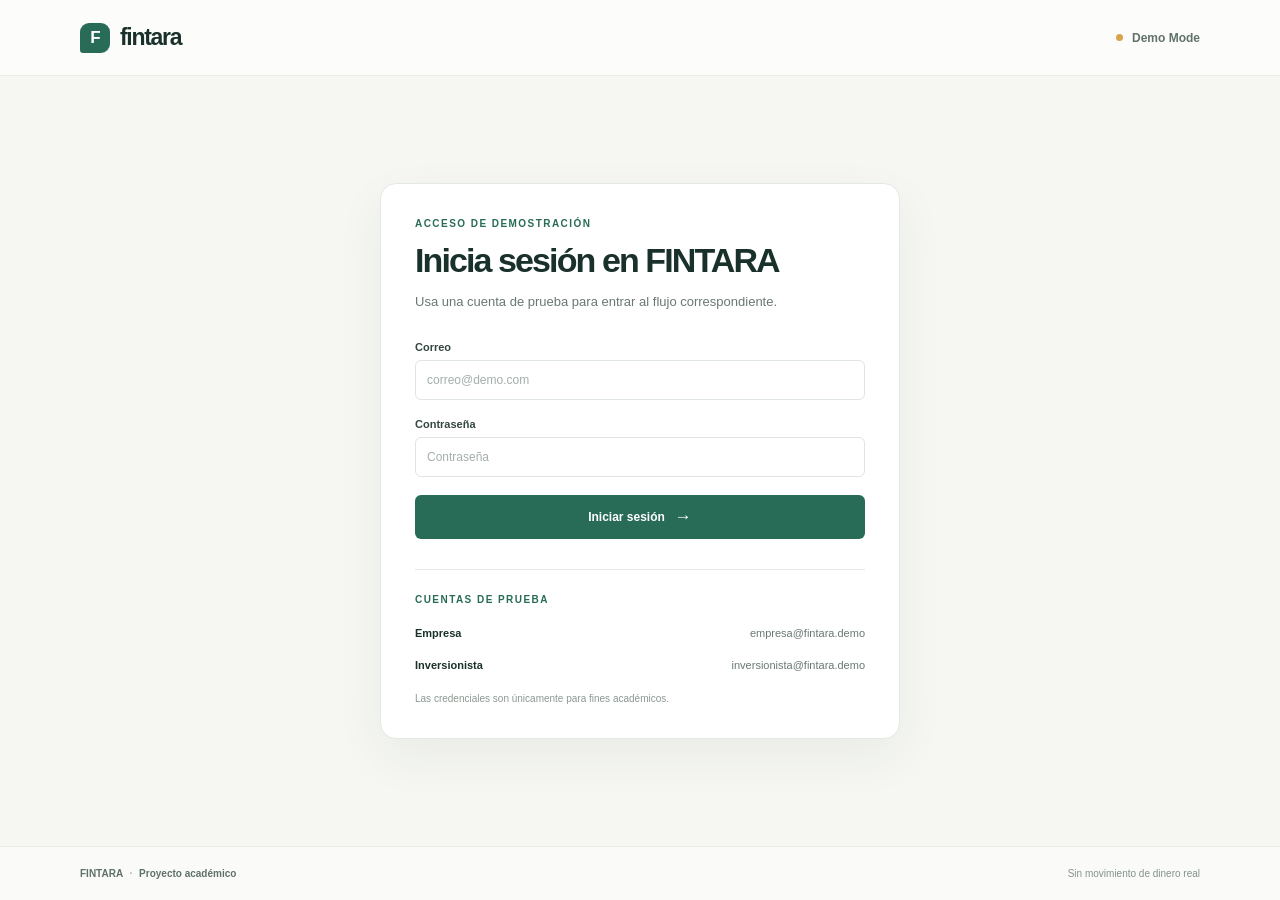
<file: investor-portfolio.html>
<!doctype html>
<html lang="es">
  <head>
    <meta charset="utf-8">
    <meta name="viewport" content="width=device-width, initial-scale=1">
    <meta name="theme-color" content="#f6f7f3">

    <title>FINTARA | Mi portafolio</title>

    <link rel="stylesheet" href="styles.css">
    <script src="auth.js" defer></script>
    <script src="investor-portfolio.js" defer></script>
  </head>

  <body>

    <header class="site-header">

      <a class="brand" href="index.html" aria-label="FINTARA, inicio">
        <span class="brand-mark" aria-hidden="true">F</span>
        <span>fintara</span>
      </a>

      <span class="demo-label">
        <span aria-hidden="true"></span>
        Demo Mode
      </span>

    </header>


    <main>

      <section class="intro">

        <p class="eyebrow">MI PORTAFOLIO</p>

        <h1>Tu inversión en un solo lugar.</h1>

        <p class="intro-copy">
          Consulta el estado de tu inversión y los pagos estimados del proyecto.
        </p>

      </section>


      <div class="investor-portfolio-layout">

        <section class="investor-portfolio-main">

          <div class="portfolio-overview">

            <div class="portfolio-overview-card">

              <span>Capital invertido</span>

              <strong id="portfolio-invested-amount">
                —
              </strong>

              <small>MXN</small>

            </div>


            <div class="portfolio-overview-card">

              <span>Capital disponible</span>

              <strong id="portfolio-available-balance">
                —
              </strong>

              <small>MXN</small>

            </div>


            <div class="portfolio-overview-card">

              <span>Total estimado a recibir</span>

              <strong id="portfolio-total-return">
                —
              </strong>

              <small>No garantizado</small>

            </div>

          </div>


          <article class="portfolio-investment-card">

            <div class="portfolio-project-header">

              <div>

                <div class="investment-tags">

                  <span class="investment-risk-badge">
                    Calificación demo A4
                  </span>

                  <span class="portfolio-active-badge">
                    Activa
                  </span>

                </div>

                <p class="eyebrow">
                  INVERSIÓN ACTIVA
                </p>

                <h2>
                  Carpentry Supplies Demo Co.
                </h2>

                <p>
                  Financiamiento para ampliación de almacén e inventario.
                </p>

              </div>


              <div class="portfolio-return">

                <span>
                  Rendimiento anual estimado
                </span>

                <strong>
                  16%
                </strong>

                <small>
                  No garantizado
                </small>

              </div>

            </div>


            <div class="portfolio-project-metrics">

              <div>
                <span>Tu inversión</span>
                <strong id="portfolio-project-investment">
                  —
                </strong>
              </div>

              <div>
                <span>Plazo</span>
                <strong>12 meses</strong>
              </div>

              <div>
                <span>Comisión</span>
                <strong>1%</strong>
                <small>Sobre pagos recibidos</small>
              </div>

              <div>
                <span>Pagos recibidos</span>
                <strong>0 de 12</strong>
              </div>

            </div>


            <div class="portfolio-next-payment">

              <div>

                <p class="eyebrow">
                  PRÓXIMO PAGO ESTIMADO
                </p>

                <strong id="portfolio-next-payment">
                  —
                </strong>

                <span id="portfolio-next-payment-date">
                  —
                </span>

              </div>


              <div class="portfolio-payment-number">

                <span>Pago</span>

                <strong>
                  1 de 12
                </strong>

              </div>

            </div>


            <div class="portfolio-progress-section">

              <div class="portfolio-progress-header">

                <span>Progreso de pagos</span>

                <strong>0%</strong>

              </div>

              <div class="portfolio-progress-bar">
                <div class="portfolio-progress-fill"></div>
              </div>

              <p>
                Los 12 pagos se muestran como pendientes porque este MVP no
                procesa cobros ni transferencias reales.
              </p>

            </div>


            <div class="portfolio-schedule-section">

              <div class="portfolio-section-header">

                <div>
                  <p class="eyebrow">
                    CALENDARIO ESTIMADO
                  </p>

                  <h3>
                    Pagos de tu inversión
                  </h3>
                </div>

                <span>
                  12 meses
                </span>

              </div>


              <div class="repayment-table-wrapper">

                <table class="repayment-table">

                  <thead>
                    <tr>
                      <th>Pago</th>
                      <th>Fecha</th>
                      <th>Monto estimado</th>
                      <th>Estado</th>
                    </tr>
                  </thead>

                  <tbody id="portfolio-payment-table">
                  </tbody>

                </table>

              </div>

            </div>


            <div class="project-risk-warning">

              <span class="note-icon" aria-hidden="true">i</span>

              <div>

                <strong>
                  Rendimiento estimado, no garantizado.
                </strong>

                <p>
                  Retrasos, incumplimientos, impuestos u otras condiciones
                  pueden modificar los pagos reales. Esta simulación no mueve
                  dinero ni representa una inversión real.
                </p>

              </div>

            </div>


            <div class="portfolio-actions">

              <a
                class="secondary-button"
                href="investor.html"
              >
                Ver oportunidades
              </a>

              <button
                id="finish-investor-flow-button"
                class="primary-button"
                type="button"
              >
                Finalizar demo
                <span aria-hidden="true">→</span>
              </button>

            </div>

          </article>

        </section>


        <aside class="side-panel">

          <p class="eyebrow">
            RESUMEN
          </p>

          <h2>
            1 inversión activa
          </h2>

          <p>
            Portafolio simulado del usuario Investor A.
          </p>

          <div class="side-divider"></div>

          <div class="project-side-facts">

            <div>
              <span>Proyecto</span>
              <strong>1</strong>
            </div>

            <div>
              <span>Pagos recibidos</span>
              <strong>0</strong>
            </div>

            <div>
              <span>Pagos pendientes</span>
              <strong>12</strong>
            </div>

            <div>
              <span>Calificación</span>
              <strong>A4 demo</strong>
            </div>

          </div>

          <div class="side-divider"></div>

          <div class="side-note">

            <span class="note-icon" aria-hidden="true">i</span>

            <p>
              En una operación real, la institución autorizada sería
              responsable de formalización, cobranza y movimiento de fondos.
            </p>

          </div>

        </aside>

      </div>

    </main>


    <footer class="site-footer">

      <span>
        FINTARA
        <span aria-hidden="true">·</span>
        Proyecto académico
      </span>

      <span>Sin movimiento de dinero real</span>

    </footer>


    <script>
      window.addEventListener("DOMContentLoaded", () => {
        requireRole("investor");
      });
    </script>

  </body>
</html>
</file>
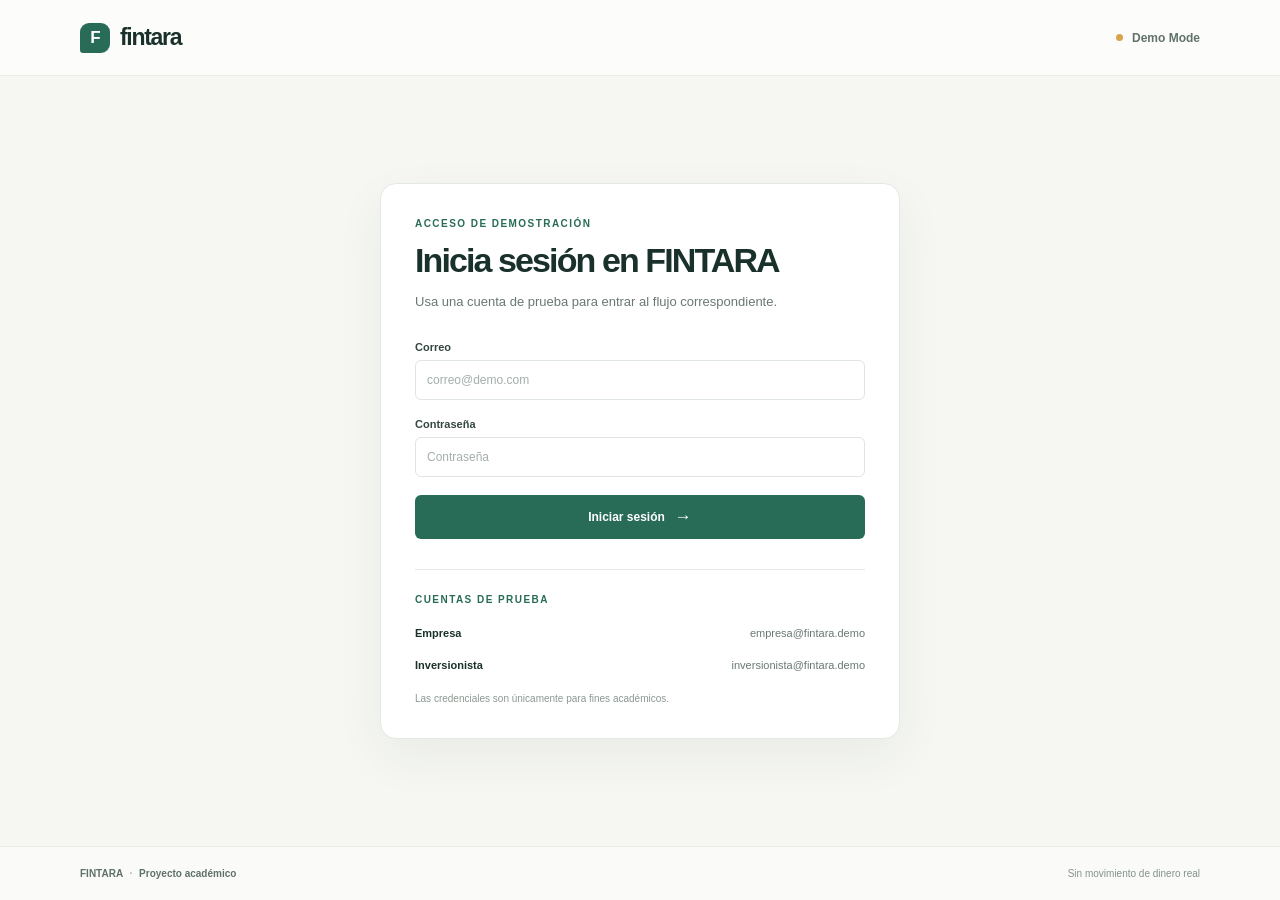
<file: investor-project.html>
<!doctype html>
<html lang="es">
  <head>
    <meta charset="utf-8">
    <meta name="viewport" content="width=device-width, initial-scale=1">
    <meta name="theme-color" content="#f6f7f3">

    <title>FINTARA | Detalle de oportunidad</title>

    <link rel="stylesheet" href="styles.css">
    <script src="auth.js" defer></script>
    <script src="investor-project.js" defer></script>
  </head>

  <body>

    <header class="site-header">

      <a class="brand" href="index.html" aria-label="FINTARA, inicio">
        <span class="brand-mark" aria-hidden="true">F</span>
        <span>fintara</span>
      </a>

      <span class="demo-label">
        <span aria-hidden="true"></span>
        Demo Mode
      </span>

    </header>


    <main>

      <section class="intro investor-project-intro">

        <p class="eyebrow">DETALLE DE INVERSIÓN</p>

        <h1>Conoce el proyecto antes de invertir.</h1>

        <p class="intro-copy">
          Revisa el uso de los recursos, riesgo, plazo, rendimiento estimado
          y costos de esta oportunidad simulada.
        </p>

      </section>


      <div class="investor-project-layout">

        <section class="investor-project-card">

          <div class="project-detail-header">

            <div>

              <div class="investment-tags">

                <span class="investment-risk-badge">
                  Calificación demo A4
                </span>

                <span class="investment-demo-badge">
                  Proyecto demo
                </span>

              </div>

              <p class="project-risk-detail">
                Perfil de riesgo bajo–moderado · Calificación simulada
              </p>

              <p class="eyebrow">
                FINANCIAMIENTO PYME
              </p>

              <h2>
                Carpentry Supplies Demo Co.
              </h2>

              <p class="investment-description">
                Empresa ficticia dedicada a la venta de insumos para
                carpintería. Busca ampliar su almacén e inventario sin
                utilizar el efectivo necesario para su operación diaria.
              </p>

            </div>


            <div class="project-return-card">

              <span>
                Rendimiento anual estimado
              </span>

              <strong>
                16%
              </strong>

              <small>
                No garantizado
              </small>

            </div>

          </div>


          <div class="project-detail-metrics">

            <div class="project-detail-metric">
              <span>Monto solicitado</span>
              <strong>$100,000 MXN</strong>
            </div>

            <div class="project-detail-metric">
              <span>Plazo</span>
              <strong>12 meses</strong>
            </div>

            <div class="project-detail-metric">
              <span>Tasa del financiamiento</span>
              <strong>18% anual</strong>
            </div>

            <div class="project-detail-metric">
              <span>Rendimiento estimado</span>
              <strong>16% anual</strong>
            </div>

            <div class="project-detail-metric">
              <span>Comisión inversionista</span>
              <strong>1% sobre pagos recibidos</strong>
            </div>

            <div class="project-detail-metric">
              <span>Fondeado</span>
              <strong>65%</strong>
            </div>

          </div>


          <div class="project-detail-section">

            <p class="eyebrow">
              DESTINO DEL FINANCIAMIENTO
            </p>

            <h3>
              Ampliación de almacén e inventario
            </h3>

            <p>
              La empresa busca aumentar su capacidad de almacenamiento
              y mantener un inventario mayor para atender su operación
              sin reducir su liquidez diaria.
            </p>

          </div>


          <div class="project-detail-section">

            <p class="eyebrow">
              RIESGO DEL PROYECTO
            </p>

            <div class="project-risk-grid">

              <div>
                <span>Calificación demo</span>
                <strong>A4</strong>
              </div>

              <div>
                <span>Perfil</span>
                <strong>Bajo–moderado</strong>
              </div>

              <div>
                <span>Horizonte</span>
                <strong>12 meses</strong>
              </div>

            </div>

            <p class="project-detail-note">
              Esta calificación es una simulación académica inspirada en
              escalas utilizadas por plataformas de financiamiento colectivo.
              FINTARA no realiza actualmente un scoring crediticio real.
            </p>

          </div>


          <div class="project-detail-section">

            <p class="eyebrow">
              ¿CÓMO SE OBTIENE EL RENDIMIENTO?
            </p>

            <h3>
              El rendimiento estimado es menor que la tasa que paga la empresa.
            </h3>

            <p>
              La empresa paga una tasa anual demo de 18%. Para el inversionista,
              FINTARA muestra un rendimiento aproximado de 16% anual después
              de considerar la comisión de servicio de 1% sobre los pagos
              recibidos. El rendimiento no está garantizado y puede variar
              por retrasos, incumplimientos, impuestos u otras condiciones.
            </p>

          </div>


          <div class="project-detail-section">

            <p class="eyebrow">
              PROGRESO DE FONDEO
            </p>

            <div class="investment-progress-header">

              <span>
                $65,000 fondeados de $100,000
              </span>

              <strong>
                65%
              </strong>

            </div>

            <div class="investment-progress-bar">
              <div class="investment-progress-fill"></div>
            </div>

            <p class="project-detail-note">
              Quedan $35,000 MXN por fondear dentro de esta simulación.
            </p>

          </div>


          <div class="project-risk-warning">

            <span class="note-icon" aria-hidden="true">i</span>

            <div>
              <strong>El rendimiento no está garantizado.</strong>

              <p>
                Toda inversión implica riesgo de retraso o pérdida.
                Los datos, calificación, fondeo y movimientos mostrados
                en este MVP son ficticios.
              </p>
            </div>

          </div>


          <div class="project-detail-actions">

            <a
              class="secondary-button"
              href="investor.html"
            >
              ← Volver
            </a>

            <button
              id="choose-investment-button"
              class="primary-button"
              type="button"
            >
              Elegir cuánto invertir
              <span aria-hidden="true">→</span>
            </button>

          </div>

        </section>


        <aside class="side-panel investor-project-side">

          <p class="eyebrow">
            TU CUENTA DEMO
          </p>

          <h2>
            $10,000 MXN disponibles
          </h2>

          <p>
            Capital ficticio disponible para simular inversiones.
          </p>

          <div class="side-divider"></div>

          <div class="side-note">

            <span class="note-icon" aria-hidden="true">i</span>

            <p>
              Antes de invertir revisa plazo, rendimiento, riesgo y
              comisiones. No concentres todo tu capital en una sola
              oportunidad.
            </p>

          </div>

          <div class="side-divider"></div>

          <p class="eyebrow">
            INFORMACIÓN CLAVE
          </p>

          <div class="project-side-facts">

            <div>
              <span>Rendimiento estimado</span>
              <strong>16%</strong>
            </div>

            <div>
              <span>Plazo</span>
              <strong>12 meses</strong>
            </div>

            <div>
              <span>Comisión</span>
              <strong>1%</strong>
            </div>

            <div>
              <span>Calificación demo</span>
              <strong>A4</strong>
            </div>

          </div>

        </aside>

      </div>

    </main>


    <footer class="site-footer">

      <span>
        FINTARA
        <span aria-hidden="true">·</span>
        Proyecto académico
      </span>

      <span>Sin movimiento de dinero real</span>

    </footer>


    <script>
      window.addEventListener("DOMContentLoaded", () => {
        requireRole("investor");
      });
    </script>

  </body>
</html>
</file>
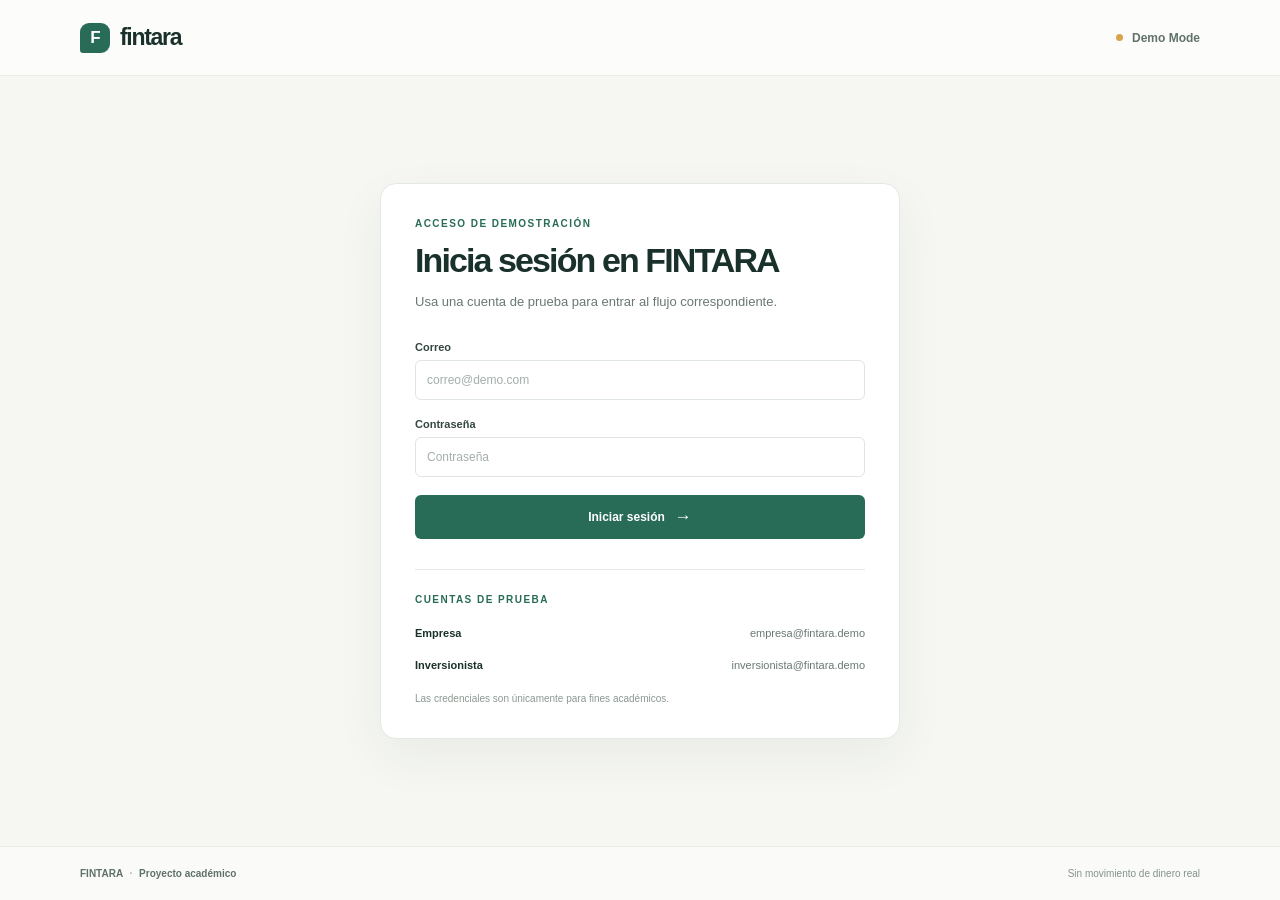
<file: investor-review.html>
<!doctype html>
<html lang="es">
  <head>
    <meta charset="utf-8">
    <meta name="viewport" content="width=device-width, initial-scale=1">
    <meta name="theme-color" content="#f6f7f3">

    <title>FINTARA | Revisar inversión</title>

    <link rel="stylesheet" href="styles.css">
    <script src="auth.js" defer></script>
    <script src="investor-review.js" defer></script>
  </head>

  <body>

    <header class="site-header">

      <a class="brand" href="index.html" aria-label="FINTARA, inicio">
        <span class="brand-mark" aria-hidden="true">F</span>
        <span>fintara</span>
      </a>

      <span class="demo-label">
        <span aria-hidden="true"></span>
        Demo Mode
      </span>

    </header>


    <main>

      <section class="intro">

        <p class="eyebrow">REVISAR INVERSIÓN</p>

        <h1>Confirma los detalles antes de continuar.</h1>

        <p class="intro-copy">
          Revisa el monto, rendimiento estimado, comisión y riesgo de esta
          inversión simulada.
        </p>

      </section>


      <div class="investor-review-layout">

        <section class="investor-review-card">

          <div class="investor-review-header">

            <div>
              <p class="eyebrow">PROYECTO</p>
              <h2>Carpentry Supplies Demo Co.</h2>
            </div>

            <span class="investment-risk-badge">
              Calificación demo A4
            </span>

          </div>


          <div class="investor-review-main">

            <div class="investor-review-amount">

              <span>Vas a invertir</span>

              <strong id="review-investment-amount">
                —
              </strong>

              <small>
                MXN · capital demo
              </small>

            </div>

            <div class="investor-review-balance">

              <span>Capital restante</span>

              <strong id="review-remaining-balance">
                —
              </strong>

            </div>

          </div>


          <div class="investor-review-metrics">

            <div>
              <span>Plazo</span>
              <strong>12 meses</strong>
            </div>

            <div>
              <span>Tasa del financiamiento</span>
              <strong>18% anual</strong>
            </div>

            <div>
              <span>Rendimiento estimado</span>
              <strong>16% anual</strong>
              <small>No garantizado</small>
            </div>

            <div>
              <span>Comisión inversionista</span>
              <strong>1%</strong>
              <small>Sobre pagos recibidos</small>
            </div>

          </div>


          <div class="investor-review-estimate">

            <p class="eyebrow">
              ESTIMACIÓN DEL DEMO
            </p>

            <div class="investor-review-estimate-grid">

              <div>
                <span>Pago mensual estimado</span>
                <strong id="review-monthly-receipt">
                  —
                </strong>
              </div>

              <div>
                <span>Total estimado recibido</span>
                <strong id="review-total-receipt">
                  —
                </strong>
              </div>

              <div>
                <span>Ganancia estimada</span>
                <strong id="review-estimated-gain">
                  —
                </strong>
              </div>

              <div>
                <span>Comisión estimada</span>
                <strong id="review-estimated-fee">
                  —
                </strong>
              </div>

            </div>

          </div>


          <div class="project-risk-warning">

            <span class="note-icon" aria-hidden="true">i</span>

            <div>
              <strong>
                Esta inversión implica riesgo.
              </strong>

              <p>
                El rendimiento no está garantizado. Retrasos, incumplimientos,
                impuestos u otras condiciones pueden modificar el resultado
                final. Todos los datos de este MVP son ficticios.
              </p>
            </div>

          </div>


          <div class="investor-confirmation-box">

            <p class="eyebrow">
              ANTES DE CONFIRMAR
            </p>

            <p>
              Al continuar confirmas únicamente una inversión simulada.
              No se realizará ningún cargo, transferencia ni movimiento
              de dinero real.
            </p>

          </div>


          <div
            id="review-message"
            class="form-message"
            hidden
          ></div>


          <div class="project-detail-actions">

            <a
              class="secondary-button"
              href="investor-amount.html"
            >
              ← Cambiar monto
            </a>

            <button
              id="confirm-investment-button"
              class="primary-button"
              type="button"
            >
              Confirmar inversión demo
              <span aria-hidden="true">→</span>
            </button>

          </div>

        </section>


        <aside class="side-panel">

          <p class="eyebrow">
            RESUMEN
          </p>

          <h2>
            Inversión simulada
          </h2>

          <p>
            Revisa que los datos coincidan con tu decisión antes de confirmar.
          </p>

          <div class="side-divider"></div>

          <div class="project-side-facts">

            <div>
              <span>Calificación</span>
              <strong>A4 demo</strong>
            </div>

            <div>
              <span>Rendimiento</span>
              <strong>16%</strong>
            </div>

            <div>
              <span>Plazo</span>
              <strong>12 meses</strong>
            </div>

            <div>
              <span>Comisión</span>
              <strong>1%</strong>
            </div>

          </div>

          <div class="side-divider"></div>

          <div class="side-note">

            <span class="note-icon" aria-hidden="true">i</span>

            <p>
              En una operación real, la institución autorizada gestionaría
              la formalización, validación de identidad y movimiento de fondos.
            </p>

          </div>

        </aside>

      </div>

    </main>


    <footer class="site-footer">

      <span>
        FINTARA
        <span aria-hidden="true">·</span>
        Proyecto académico
      </span>

      <span>Sin movimiento de dinero real</span>

    </footer>


    <script>
      window.addEventListener("DOMContentLoaded", () => {
        requireRole("investor");
      });
    </script>

  </body>
</html>
</file>
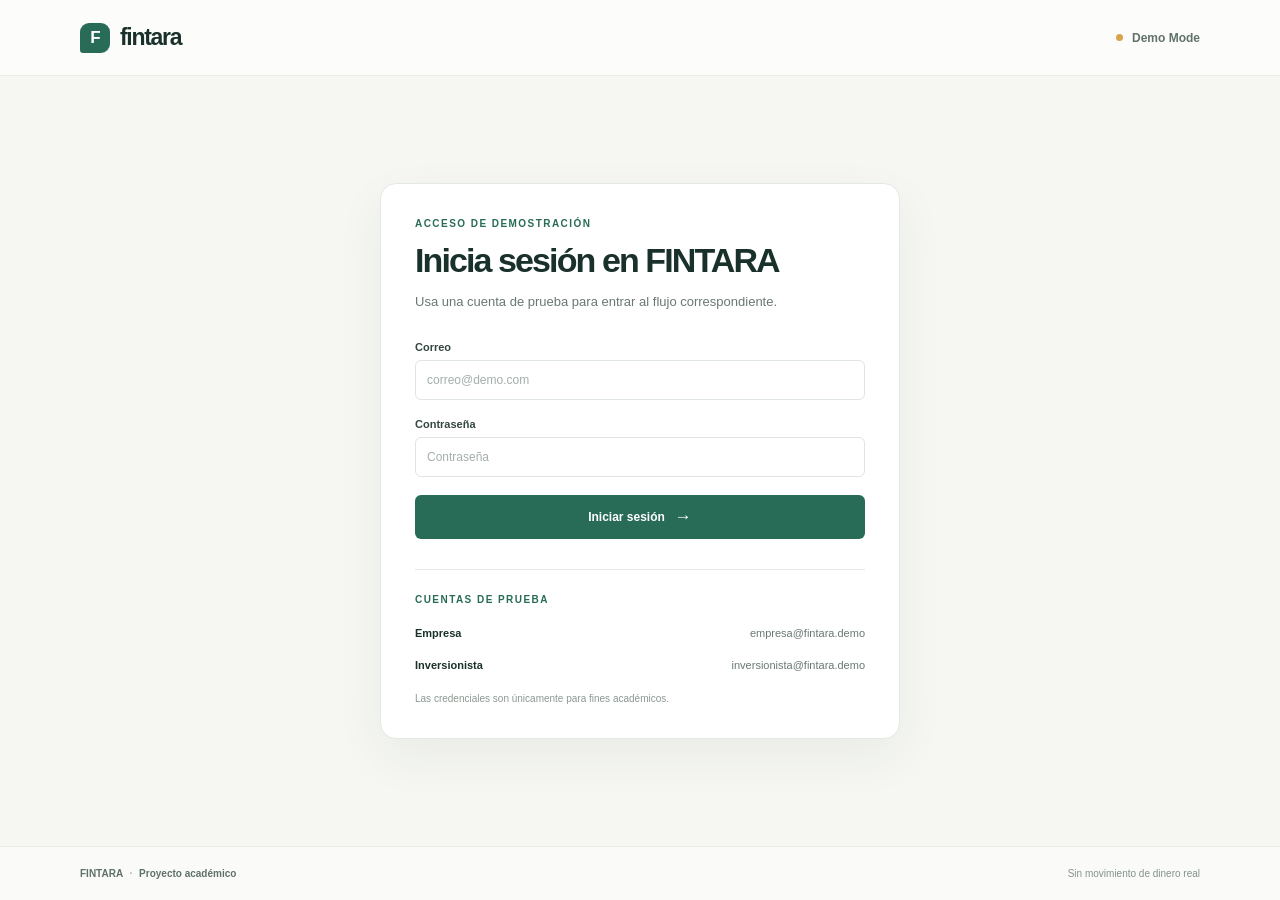
<file: investor.html>
<!doctype html>
<html lang="es">
  <head>
    <meta charset="utf-8">
    <meta name="viewport" content="width=device-width, initial-scale=1">
    <meta name="theme-color" content="#f6f7f3">

    <title>FINTARA | Oportunidades de inversión</title>

    <link rel="stylesheet" href="styles.css">
    <script src="auth.js" defer></script>
    <script src="investor.js" defer></script>
  </head>

  <body>

    <header class="site-header">

      <a class="brand" href="index.html" aria-label="FINTARA, inicio">
        <span class="brand-mark" aria-hidden="true">F</span>
        <span>fintara</span>
      </a>

      <span class="demo-label">
        <span aria-hidden="true"></span>
        Demo Mode
      </span>

    </header>


    <main>

      <section class="intro investor-intro">

        <p class="eyebrow">INVERSIONES</p>

        <h1>Oportunidades para invertir.</h1>

        <p class="intro-copy">
          Explora proyectos de financiamiento simulados y revisa sus
          condiciones antes de tomar una decisión.
        </p>

      </section>


      <section class="investor-dashboard">

        <div class="investor-dashboard-header">

          <div>
            <p class="eyebrow">OPORTUNIDADES DISPONIBLES</p>
            <h2>Proyectos en fondeo</h2>
          </div>

          <div class="investor-available-balance">

            <span>Capital demo disponible</span>

            <strong>
              $10,000 MXN
            </strong>

          </div>

        </div>


        <article class="investment-opportunity-card">

          <div class="investment-card-top">

            <div>

              <div class="investment-tags">

               <span class="investment-risk-badge">
  Calificación demo A4
</span>

                <span class="investment-demo-badge">
                  Proyecto demo
                </span>

              </div>

<p class="investment-risk-note">
  Perfil de riesgo bajo–moderado · Calificación simulada
</p>
              <p class="eyebrow">
                FINANCIAMIENTO PYME
              </p>

              <h2>
                Carpentry Supplies Demo Co.
              </h2>

              <p class="investment-description">
                Empresa dedicada a la venta de insumos para carpintería
                que busca ampliar su capacidad de almacén e inventario.
              </p>

            </div>


            <div class="investment-return">

              <span>
                Rendimiento anual estimado
              </span>

              <strong>
                16%
              </strong>

              <small>
                No garantizado
              </small>

            </div>

          </div>


          <div class="investment-metrics">

            <div class="investment-metric">
              <span>Meta de fondeo</span>
              <strong>$100,000 MXN</strong>
            </div>

            <div class="investment-metric">
              <span>Plazo</span>
              <strong>12 meses</strong>
            </div>

            <div class="investment-metric">
              <span>Tasa del financiamiento</span>
              <strong>18% anual</strong>
            </div>

            <div class="investment-metric">
              <span>Fondeado</span>
              <strong>65%</strong>
            </div>

          </div>


          <div class="investment-funding-progress">

            <div class="investment-progress-header">

              <span>
                $65,000 fondeados de $100,000
              </span>

              <strong>
                65%
              </strong>

            </div>

            <div class="investment-progress-bar">

              <div class="investment-progress-fill"></div>

            </div>

          </div>


          <div class="investment-card-bottom">

            <div class="investment-disclaimer">

              <span class="note-icon" aria-hidden="true">i</span>

              <p>
                El rendimiento mostrado es una estimación académica y no está
                garantizado. No se mueve dinero real en este demo.
              </p>

            </div>


            <button
              id="view-investment-button"
              class="primary-button investment-view-button"
              type="button"
            >
              Ver oportunidad
              <span aria-hidden="true">→</span>
            </button>

          </div>

        </article>


        <div class="investor-information-card">

          <p class="eyebrow">
            ANTES DE INVERTIR
          </p>

          <h3>
            Revisa riesgo, plazo, rendimiento y comisiones.
          </h3>

          <p>
            En una operación real, la evaluación del proyecto, los procesos
            KYC/AML, la formalización y el movimiento de recursos serían
            gestionados por la institución autorizada correspondiente.
          </p>

        </div>

      </section>

    </main>


    <footer class="site-footer">

      <span>
        FINTARA
        <span aria-hidden="true">·</span>
        Proyecto académico
      </span>

      <span>Sin movimiento de dinero real</span>

    </footer>


    <script>
      window.addEventListener("DOMContentLoaded", () => {
        requireRole("investor");
      });
    </script>

  </body>
</html>
</file>
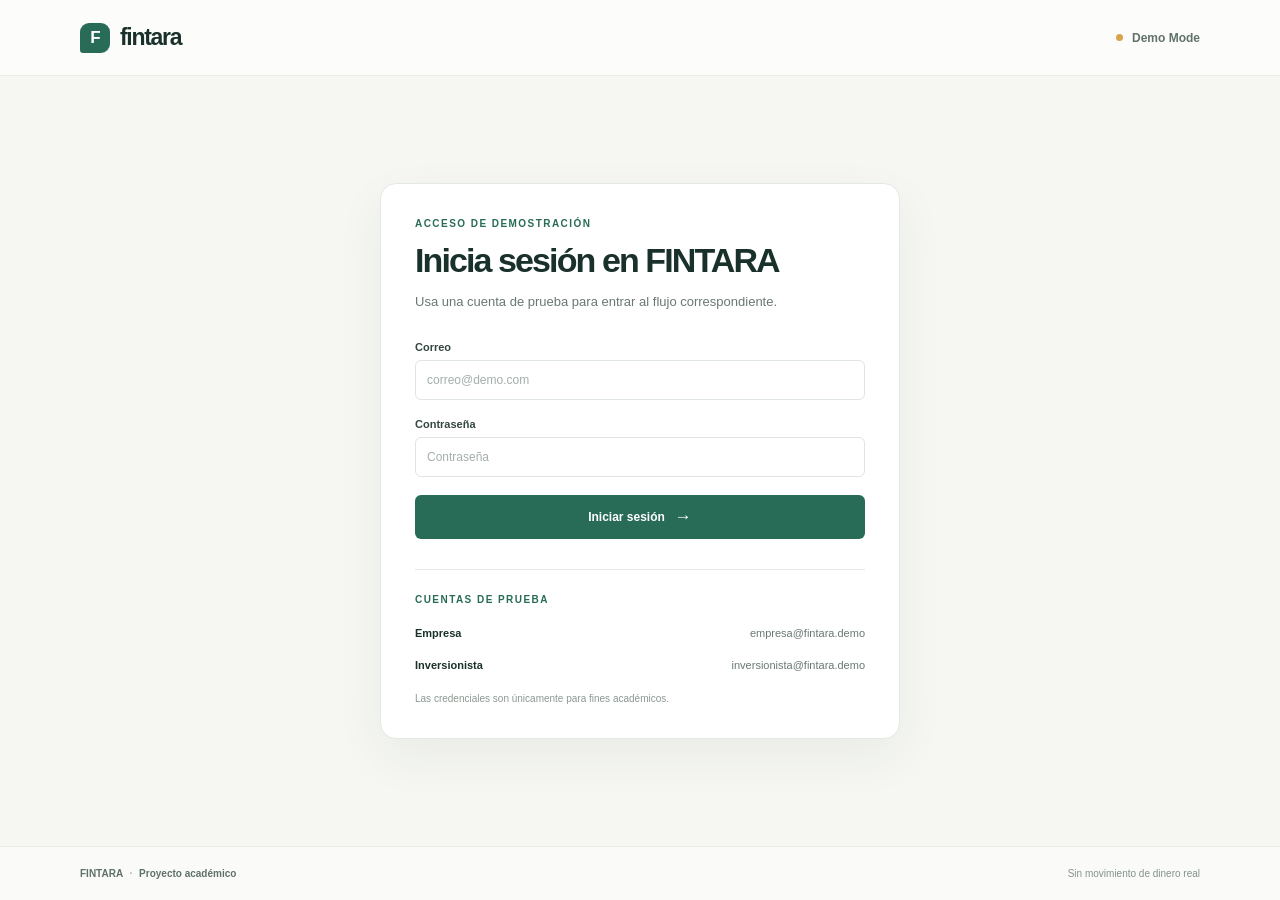
<file: login.html>
<!doctype html>
<html lang="es">
  <head>
    <meta charset="utf-8">
    <meta name="viewport" content="width=device-width, initial-scale=1">
    <meta name="theme-color" content="#f6f7f3">

    <title>FINTARA | Iniciar sesión</title>

    <link rel="stylesheet" href="styles.css">
    <script src="auth.js" defer></script>
  </head>

  <body>

    <header class="site-header">

      <a class="brand" href="index.html" aria-label="FINTARA, inicio">
        <span class="brand-mark" aria-hidden="true">F</span>
        <span>fintara</span>
      </a>

      <span class="demo-label">
        <span aria-hidden="true"></span>
        Demo Mode
      </span>

    </header>


    <main class="login-main">

      <section class="login-card">

        <p class="eyebrow">ACCESO DE DEMOSTRACIÓN</p>

        <h1>Inicia sesión en FINTARA</h1>

        <p class="login-description">
          Usa una cuenta de prueba para entrar al flujo correspondiente.
        </p>


        <form id="login-form">

          <label class="field" for="email">
            Correo
            <input
              id="email"
              name="email"
              type="email"
              placeholder="correo@demo.com"
              required
            >
          </label>

          <label class="field" for="password">
            Contraseña
            <input
              id="password"
              name="password"
              type="password"
              placeholder="Contraseña"
              required
            >
          </label>

          <div
            id="login-message"
            class="form-message form-message-error"
            role="alert"
            hidden
          ></div>

          <button class="submit-button" type="submit">
            Iniciar sesión
            <span aria-hidden="true">→</span>
          </button>

        </form>


        <div class="demo-accounts">

          <p class="eyebrow">CUENTAS DE PRUEBA</p>

          <div class="demo-account">
            <strong>Empresa</strong>
            <span>empresa@fintara.demo</span>
          </div>

          <div class="demo-account">
            <strong>Inversionista</strong>
            <span>inversionista@fintara.demo</span>
          </div>

          <p class="demo-account-note">
            Las credenciales son únicamente para fines académicos.
          </p>

        </div>

      </section>

    </main>


    <footer class="site-footer">

      <span>
        FINTARA
        <span aria-hidden="true">·</span>
        Proyecto académico
      </span>

      <span>Sin movimiento de dinero real</span>

    </footer>

  </body>
</html>
</file>
<file: styles.css>
:root {
  color-scheme: light;
  --ink: #1a302b;
  --muted: #697873;
  --green: #286c58;
  --green-dark: #1e5646;
  --green-pale: #e8f1eb;
  --line: #e5e9e4;
  --paper: #ffffff;
  --canvas: #f6f7f3;
  font-family: "Segoe UI", sans-serif;
  font-synthesis: none;
  text-rendering: optimizeLegibility;
  -webkit-font-smoothing: antialiased;
  -moz-osx-font-smoothing: grayscale;
}

* {
  box-sizing: border-box;
}

body {
  min-width: 320px;
  margin: 0;
  color: var(--ink);
  background: var(--canvas);
}

button,
input,
textarea {
  font: inherit;
}

.site-header {
  height: 76px;
  padding: 0 max(6.25vw, 28px);
  display: flex;
  justify-content: space-between;
  align-items: center;
  border-bottom: 1px solid #e9ece7;
  background: rgba(255, 255, 255, 0.72);
}

.brand {
  display: inline-flex;
  align-items: center;
  gap: 10px;
  color: var(--ink);
  font: 800 23px/1 "Segoe UI", sans-serif;
  letter-spacing: -1.3px;
  text-decoration: none;
}

.brand-mark {
  width: 30px;
  height: 30px;
  display: grid;
  place-items: center;
  border-radius: 9px 9px 9px 3px;
  color: white;
  background: var(--green);
  font-size: 17px;
  letter-spacing: -1px;
}

.demo-label {
  display: inline-flex;
  align-items: center;
  gap: 9px;
  color: #61716b;
  font-size: 12px;
  font-weight: 600;
}

.demo-label > span {
  width: 7px;
  height: 7px;
  border-radius: 50%;
  background: #d8a34a;
}

main {
  width: min(1120px, calc(100% - 48px));
  margin: 0 auto;
}

.intro {
  padding: 55px 0 26px;
  text-align: center;
}

.eyebrow {
  margin: 0 0 12px;
  color: var(--green);
  font-size: 10px;
  font-weight: 700;
  letter-spacing: 1.45px;
}

h1,
h2,
p {
  margin-top: 0;
}

h1,
h2 {
  font-family: "Segoe UI", sans-serif;
}

h1 {
  margin-bottom: 12px;
  font-size: clamp(30px, 4vw, 42px);
  font-weight: 700;
  letter-spacing: -1.9px;
  line-height: 1.14;
}

.intro-copy {
  max-width: 510px;
  margin: 0 auto;
  color: var(--muted);
  font-size: 14px;
  line-height: 1.7;
}

.progress {
  width: min(540px, 100%);
  margin: 13px auto 28px;
  display: flex;
  align-items: center;
  justify-content: center;
}

.progress-step {
  display: flex;
  align-items: center;
  gap: 8px;
  flex: 0 0 auto;
  color: #99a39e;
  font-size: 11px;
  font-weight: 600;
}

.step-number {
  width: 25px;
  height: 25px;
  display: grid;
  place-items: center;
  border: 1px solid #dce2dd;
  border-radius: 50%;
  background: white;
  font-size: 10px;
}

.progress-step-active {
  color: var(--green-dark);
}

.progress-step-active .step-number {
  border-color: var(--green);
  color: white;
  background: var(--green);
}

.progress-line {
  width: clamp(28px, 7vw, 76px);
  height: 1px;
  margin: 0 12px;
  background: #dfe4df;
}

.content-grid {
  display: grid;
  grid-template-columns: minmax(0, 1.75fr) minmax(260px, 0.9fr);
  gap: 20px;
  align-items: start;
  padding-bottom: 56px;
}

.form-card,
.side-panel {
  border: 1px solid #eaede8;
  border-radius: 12px;
  background: var(--paper);
  box-shadow: 0 8px 28px rgba(29, 56, 45, 0.035);
}

.form-card {
  padding: 29px 32px 26px;
}

.card-heading {
  display: flex;
  justify-content: space-between;
  gap: 16px;
  align-items: flex-start;
  margin-bottom: 25px;
}

.card-heading .eyebrow {
  margin-bottom: 8px;
  font-size: 9px;
}

.card-heading h2,
.side-panel h2 {
  margin-bottom: 7px;
  font-size: 21px;
  font-weight: 700;
  letter-spacing: -0.7px;
  line-height: 1.3;
}

.section-copy {
  margin-bottom: 0;
  color: var(--muted);
  font-size: 12px;
}

.lock-badge {
  margin-top: 3px;
  padding: 7px 9px;
  border: 1px solid #e4ece5;
  border-radius: 6px;
  color: #667870;
  background: #f8faf7;
  font-size: 9px;
  white-space: nowrap;
}

.lock-badge span {
  margin-right: 3px;
  color: #4e876f;
  font-size: 8px;
}

fieldset {
  min-width: 0;
  margin: 0;
  padding: 0 0 24px;
  border: 0;
}

fieldset + fieldset {
  padding-top: 21px;
  border-top: 1px solid var(--line);
}

legend {
  width: 100%;
  margin-bottom: 17px;
  color: var(--ink);
  font: 700 13px/1.4 "Segoe UI", sans-serif;
}

legend span {
  margin-right: 8px;
  color: #9ba9a1;
  font: 600 10px/1 "Segoe UI", sans-serif;
}

.field-grid {
  display: grid;
  grid-template-columns: repeat(2, minmax(0, 1fr));
  gap: 15px 14px;
}

.field {
  display: flex;
  flex-direction: column;
  gap: 7px;
  color: #34463f;
  font-size: 11px;
  font-weight: 600;
}

.field-full {
  grid-column: 1 / -1;
}

.field input,
.field textarea {
  width: 100%;
  min-width: 0;
  border: 1px solid #dfe5df;
  border-radius: 6px;
  outline: none;
  color: var(--ink);
  background: #fff;
  font-size: 12px;
  font-weight: 400;
  transition: border-color 140ms ease, box-shadow 140ms ease;
}

.field input {
  height: 40px;
  padding: 0 11px;
}

.field textarea {
  min-height: 88px;
  padding: 10px 11px;
  resize: vertical;
  line-height: 1.5;
}

.field input::placeholder,
.field textarea::placeholder {
  color: #a5afaa;
}

.field input:focus,
.field textarea:focus {
  border-color: #6f9c88;
  box-shadow: 0 0 0 3px rgba(40, 108, 88, 0.1);
}

.input-prefix,
.input-suffix {
  height: 40px;
  display: flex;
  align-items: center;
  border: 1px solid #dfe5df;
  border-radius: 6px;
  color: #77857e;
  background: white;
}

.input-prefix > span {
  padding-left: 12px;
  font-size: 13px;
}

.input-prefix input,
.input-suffix input {
  height: 100%;
  border: 0;
  box-shadow: none !important;
}

.input-prefix input {
  padding-left: 6px;
}

.input-suffix input {
  padding-right: 4px;
}

.input-suffix > span {
  padding: 0 11px 0 4px;
  font-size: 11px;
}

.input-prefix:focus-within,
.input-suffix:focus-within {
  border-color: #6f9c88;
  box-shadow: 0 0 0 3px rgba(40, 108, 88, 0.1);
}

.field-hint {
  color: #88958f;
  font-size: 10px;
  font-weight: 400;
}

.form-message {
  margin: 0 0 14px;
  padding: 12px 14px;
  border: 1px solid #cfe3d4;
  border-radius: 7px;
  color: #285b43;
  background: #f2f8f2;
  font-size: 12px;
  line-height: 1.55;
}

.form-message-error {
  border-color: #efcfca;
  color: #8c3f34;
  background: #fff7f5;
}

.submit-button {
  width: 100%;
  min-height: 44px;
  display: flex;
  justify-content: center;
  align-items: center;
  gap: 10px;
  border: 0;
  border-radius: 6px;
  color: white;
  background: var(--green);
  cursor: pointer;
  font-size: 12px;
  font-weight: 700;
  transition: background 140ms ease, transform 140ms ease;
}

.submit-button:hover {
  background: var(--green-dark);
}

.submit-button:active {
  transform: translateY(1px);
}

.submit-button:focus-visible {
  outline: 3px solid rgba(40, 108, 88, 0.25);
  outline-offset: 2px;
}

.submit-button span {
  font-size: 17px;
  line-height: 1;
}

.form-footnote {
  margin: 11px 0 0;
  color: #89958f;
  font-size: 10px;
  text-align: center;
}

.side-panel {
  padding: 24px 23px 22px;
  overflow: hidden;
  background: linear-gradient(160deg, #fcfdfb 0%, #f3f7f1 100%);
}

.side-icon {
  width: 48px;
  height: 48px;
  margin-bottom: 22px;
  display: grid;
  place-items: center;
  border: 1px solid #dce9dd;
  border-radius: 10px;
  color: var(--green);
  background: #edf4ec;
}

.side-icon svg {
  width: 32px;
  height: 32px;
}

.side-panel .eyebrow {
  margin-bottom: 9px;
  font-size: 9px;
}

.side-panel h2 {
  max-width: 240px;
  font-size: 19px;
}

.side-panel > p:not(.eyebrow) {
  margin-bottom: 0;
  color: var(--muted);
  font-size: 11px;
  line-height: 1.7;
}

.side-divider {
  height: 1px;
  margin: 19px 0;
  background: #e2e9e1;
}

.side-note {
  display: flex;
  align-items: flex-start;
  gap: 9px;
  padding: 11px;
  border: 1px solid #e2e9dc;
  border-radius: 7px;
  background: rgba(255, 255, 255, 0.7);
}

.note-icon {
  width: 16px;
  height: 16px;
  flex: 0 0 16px;
  display: grid;
  place-items: center;
  margin-top: 1px;
  border-radius: 50%;
  color: white;
  background: #6b8e72;
  font: 700 10px/1 "Segoe UI", sans-serif;
}

.side-note p {
  margin: 0;
  color: #69776e;
  font-size: 10px;
  line-height: 1.6;
}

.side-note strong {
  color: #35493b;
}

.side-steps {
  display: grid;
  gap: 13px;
  margin-top: 20px;
}

.side-steps > div {
  display: flex;
  align-items: center;
  gap: 10px;
}

.side-steps span {
  color: #8ba093;
  font-size: 9px;
  font-weight: 700;
}

.side-steps p {
  margin: 0;
  color: #55665d;
  font-size: 10px;
}

.site-footer {
  min-height: 54px;
  padding: 0 max(6.25vw, 28px);
  display: flex;
  justify-content: space-between;
  align-items: center;
  border-top: 1px solid #e7ebe6;
  color: #84918a;
  background: #fafbf8;
  font-size: 10px;
}

.site-footer > span:first-child {
  color: #607168;
  font-weight: 600;
}

.site-footer > span:first-child span {
  margin: 0 4px;
  color: #a4afa8;
}

@media (max-width: 780px) {
  .content-grid {
    grid-template-columns: 1fr;
  }

  .side-panel {
    display: grid;
    grid-template-columns: auto 1fr;
    column-gap: 16px;
    align-items: start;
  }

  .side-icon {
    grid-row: span 2;
    margin-bottom: 0;
  }

  .side-panel .eyebrow {
    align-self: end;
  }

  .side-panel h2 {
    max-width: none;
  }

  .side-panel > p:not(.eyebrow),
  .side-divider,
  .side-note,
  .side-steps {
    grid-column: 1 / -1;
  }
}

@media (max-width: 540px) {
  .site-header {
    height: 64px;
    padding: 0 20px;
  }

  .brand {
    font-size: 21px;
  }

  .demo-label {
    font-size: 10px;
  }

  main {
    width: calc(100% - 32px);
  }

  .intro {
    padding: 39px 0 20px;
  }

  .intro-copy {
    max-width: 390px;
    font-size: 12px;
  }

  .progress {
    margin-bottom: 21px;
  }

  .progress-step {
    gap: 5px;
    font-size: 9px;
  }

  .step-number {
    width: 22px;
    height: 22px;
  }

  .progress-line {
    width: clamp(13px, 6vw, 28px);
    margin: 0 6px;
  }

  .form-card {
    padding: 23px 18px 21px;
  }

  .card-heading {
    display: block;
  }

  .lock-badge {
    display: inline-block;
    margin-top: 13px;
  }

  .field-grid {
    grid-template-columns: 1fr;
  }

  .field-full {
    grid-column: auto;
  }

  .side-panel {
    padding: 20px;
  }

  .site-footer {
    min-height: 60px;
    padding: 10px 18px;
    gap: 10px;
    font-size: 9px;
  }
}

/* =========================================================
   HOME PAGE
   ========================================================= */

.home-header {
  gap: 28px;
}

.main-navigation {
  display: flex;
  align-items: center;
  gap: 28px;
  margin-left: auto;
}

.main-navigation a {
  color: #5f7068;
  font-size: 12px;
  font-weight: 600;
  text-decoration: none;
  transition: color 140ms ease;
}

.main-navigation a:hover {
  color: var(--green);
}

.home-main {
  width: min(1120px, calc(100% - 48px));
  min-height: calc(100vh - 130px);
  display: flex;
  align-items: center;
}

.home-hero {
  width: 100%;
  display: grid;
  grid-template-columns: minmax(0, 1.25fr) minmax(300px, 0.75fr);
  gap: 60px;
  align-items: center;
  padding: 76px 0;
}

.home-hero-content {
  max-width: 650px;
}

.home-hero-content h1 {
  max-width: 650px;
  margin-bottom: 20px;
  font-size: clamp(42px, 5vw, 66px);
  line-height: 1.04;
  letter-spacing: -3px;
}

.home-description {
  max-width: 580px;
  margin-bottom: 30px;
  color: var(--muted);
  font-size: 15px;
  line-height: 1.75;
}

.home-actions {
  display: flex;
  flex-wrap: wrap;
  gap: 12px;
}

.primary-button,
.secondary-button {
  min-height: 48px;
  display: inline-flex;
  align-items: center;
  justify-content: center;
  gap: 14px;
  padding: 0 20px;
  border-radius: 7px;
  font-size: 12px;
  font-weight: 700;
  text-decoration: none;
  transition:
    background 140ms ease,
    color 140ms ease,
    border-color 140ms ease,
    transform 140ms ease;
}

.primary-button {
  border: 1px solid var(--green);
  color: white;
  background: var(--green);
}

.primary-button:hover {
  background: var(--green-dark);
}

.secondary-button {
  border: 1px solid #dbe2dc;
  color: var(--ink);
  background: white;
}

.secondary-button:hover {
  border-color: #aabcb2;
  color: var(--green-dark);
}

.primary-button:active,
.secondary-button:active {
  transform: translateY(1px);
}

.home-demo-note {
  margin: 17px 0 0;
  color: #8b9891;
  font-size: 10px;
}

.home-preview {
  padding: 31px;
  border: 1px solid #e3e9e3;
  border-radius: 16px;
  background:
    linear-gradient(
      155deg,
      rgba(255, 255, 255, 0.98),
      rgba(237, 244, 236, 0.92)
    );
  box-shadow: 0 18px 50px rgba(29, 56, 45, 0.06);
}

.home-preview h2 {
  margin-bottom: 27px;
  font-size: 26px;
  line-height: 1.25;
}

.user-option {
  display: flex;
  gap: 16px;
  padding: 20px 0;
  border-top: 1px solid #dfe7df;
}

.user-option-number {
  padding-top: 2px;
  color: #8da095;
  font-size: 9px;
  font-weight: 700;
}

.user-option strong {
  display: block;
  margin-bottom: 5px;
  color: var(--ink);
  font-size: 13px;
}

.user-option p {
  margin: 0;
  color: var(--muted);
  font-size: 11px;
  line-height: 1.6;
}

.home-side-note {
  margin-top: 8px;
}


/* =========================================================
   HOME PAGE RESPONSIVE
   ========================================================= */

@media (max-width: 820px) {
  .main-navigation {
    display: none;
  }

  .home-hero {
    grid-template-columns: 1fr;
    gap: 35px;
    padding: 55px 0;
  }

  .home-hero-content {
    max-width: none;
  }

  .home-preview {
    max-width: none;
  }
}

@media (max-width: 540px) {
  .home-main {
    width: calc(100% - 32px);
    min-height: auto;
  }

  .home-hero {
    gap: 30px;
    padding: 45px 0;
  }

  .home-hero-content h1 {
    font-size: 39px;
    letter-spacing: -2px;
  }

  .home-description {
    font-size: 13px;
  }

  .home-actions {
    display: grid;
    grid-template-columns: 1fr;
  }

  .primary-button,
  .secondary-button {
    width: 100%;
  }

  .home-preview {
    padding: 23px 20px;
  }

  .home-preview h2 {
    font-size: 22px;
  }
}
/* =========================================================
   LOGIN
   ========================================================= */

.login-main {
  width: min(520px, calc(100% - 32px));
  min-height: calc(100vh - 130px);
  margin: 0 auto;
  display: flex;
  align-items: center;
  justify-content: center;
  padding: 48px 0;
}

.login-card {
  width: 100%;
  padding: 34px;
  border: 1px solid #e3e9e3;
  border-radius: 16px;
  background: white;
  box-shadow: 0 18px 50px rgba(29, 56, 45, 0.06);
}

.login-card h1 {
  margin-bottom: 12px;
  font-size: 34px;
}

.login-description {
  margin-bottom: 28px;
  color: var(--muted);
  font-size: 13px;
  line-height: 1.6;
}

.login-card form {
  display: grid;
  gap: 18px;
}

.demo-accounts {
  margin-top: 30px;
  padding-top: 24px;
  border-top: 1px solid var(--line);
}

.demo-account {
  display: flex;
  justify-content: space-between;
  gap: 16px;
  padding: 10px 0;
  color: var(--muted);
  font-size: 11px;
}

.demo-account strong {
  color: var(--ink);
}

.demo-account-note {
  margin: 12px 0 0;
  color: #8b9891;
  font-size: 10px;
}

@media (max-width: 540px) {
  .login-card {
    padding: 25px 20px;
  }

  .login-card h1 {
    font-size: 30px;
  }

  .demo-account {
    display: grid;
    gap: 4px;
  }
}
/* =========================================================
   BUSINESS REQUEST SUMMARY
   ========================================================= */

.summary-layout {
  display: grid;
  grid-template-columns: minmax(0, 1.7fr) minmax(260px, 0.8fr);
  gap: 20px;
  align-items: start;
  padding-bottom: 56px;
}

.summary-card {
  padding: 29px 32px 28px;
  border: 1px solid #eaede8;
  border-radius: 12px;
  background: var(--paper);
  box-shadow: 0 8px 28px rgba(29, 56, 45, 0.035);
}

.summary-section {
  padding: 23px 0;
  border-top: 1px solid var(--line);
}

.summary-section h3 {
  margin: 0 0 16px;
  color: var(--ink);
  font-size: 13px;
}

.summary-grid {
  display: grid;
  grid-template-columns: repeat(2, minmax(0, 1fr));
  gap: 18px;
}

.summary-item {
  display: flex;
  flex-direction: column;
  gap: 5px;
}

.summary-item-full {
  grid-column: 1 / -1;
}

.summary-item span {
  color: #89958f;
  font-size: 10px;
}

.summary-item strong {
  color: var(--ink);
  font-size: 12px;
  font-weight: 600;
  line-height: 1.5;
}

.summary-actions {
  display: grid;
  grid-template-columns: auto 1fr;
  gap: 12px;
  margin-top: 22px;
}

.summary-confirm-button {
  width: 100%;
}

@media (max-width: 780px) {
  .summary-layout {
    grid-template-columns: 1fr;
  }
}

@media (max-width: 540px) {
  .summary-card {
    padding: 23px 18px;
  }

  .summary-grid {
    grid-template-columns: 1fr;
  }

  .summary-item-full {
    grid-column: auto;
  }

  .summary-actions {
    grid-template-columns: 1fr;
  }

  .summary-actions .secondary-button {
    width: 100%;
  }
}
/* =========================================================
   BUSINESS PROJECT STATUS
   ========================================================= */

.status-layout {
  display: grid;
  grid-template-columns: minmax(0, 1.7fr) minmax(260px, 0.8fr);
  gap: 20px;
  align-items: start;
  padding-bottom: 56px;
}

.status-card {
  padding: 30px 32px;
  border: 1px solid #eaede8;
  border-radius: 12px;
  background: var(--paper);
  box-shadow: 0 8px 28px rgba(29, 56, 45, 0.035);
}

.status-badge {
  width: fit-content;
  margin-bottom: 18px;
  padding: 7px 10px;
  border: 1px solid #cfe3d4;
  border-radius: 999px;
  color: #285b43;
  background: #f2f8f2;
  font-size: 10px;
  font-weight: 700;
}

.status-card h2 {
  margin-bottom: 10px;
  font-size: 24px;
}

.status-copy {
  max-width: 620px;
  margin-bottom: 25px;
  color: var(--muted);
  font-size: 12px;
  line-height: 1.7;
}

.status-summary {
  display: grid;
  grid-template-columns: repeat(3, minmax(0, 1fr));
  gap: 12px;
  margin-bottom: 27px;
}

.status-summary-item {
  padding: 14px;
  border: 1px solid var(--line);
  border-radius: 8px;
  background: #fafbf8;
}

.status-summary-item span {
  display: block;
  margin-bottom: 5px;
  color: #8b9891;
  font-size: 9px;
}

.status-summary-item strong {
  color: var(--ink);
  font-size: 12px;
}

.status-process {
  margin-bottom: 24px;
  padding-top: 22px;
  border-top: 1px solid var(--line);
}

.status-process h3 {
  margin: 0 0 18px;
  font-size: 13px;
}

.status-step {
  display: flex;
  gap: 13px;
  margin-bottom: 17px;
}

.status-step-icon {
  width: 25px;
  height: 25px;
  flex: 0 0 25px;
  display: grid;
  place-items: center;
  border: 1px solid #dce2dd;
  border-radius: 50%;
  color: #738079;
  background: white;
  font-size: 9px;
  font-weight: 700;
}

.status-step-current {
  border-color: var(--green);
  color: white;
  background: var(--green);
}

.status-step strong {
  display: block;
  margin-bottom: 3px;
  color: var(--ink);
  font-size: 11px;
}

.status-step p {
  margin: 0;
  color: var(--muted);
  font-size: 10px;
  line-height: 1.6;
}

@media (max-width: 780px) {
  .status-layout {
    grid-template-columns: 1fr;
  }
}

@media (max-width: 540px) {
  .status-card {
    padding: 23px 18px;
  }

  .status-summary {
    grid-template-columns: 1fr;
  }
}
/* =========================================================
   BUSINESS FUNDING PROGRESS
   ========================================================= */

.funding-layout {
  display: grid;
  grid-template-columns: minmax(0, 1.7fr) minmax(260px, 0.8fr);
  gap: 20px;
  align-items: start;
  padding-bottom: 56px;
}

.funding-card {
  padding: 30px 32px;
  border: 1px solid #eaede8;
  border-radius: 12px;
  background: var(--paper);
  box-shadow: 0 8px 28px rgba(29, 56, 45, 0.035);
}

.funding-header {
  display: flex;
  justify-content: space-between;
  gap: 20px;
  align-items: flex-start;
  margin-bottom: 30px;
}

.funding-header h2 {
  margin-bottom: 0;
  font-size: 24px;
}

.funding-status {
  padding: 7px 10px;
  border: 1px solid #cfe3d4;
  border-radius: 999px;
  color: #285b43;
  background: #f2f8f2;
  font-size: 10px;
  font-weight: 700;
}

.funding-main-number {
  margin-bottom: 18px;
}

.funding-main-number > span {
  display: block;
  margin-bottom: 6px;
  color: #8b9891;
  font-size: 10px;
}

.funding-main-number strong {
  display: block;
  margin-bottom: 4px;
  color: var(--ink);
  font-size: 34px;
  letter-spacing: -1px;
}

.funding-main-number p {
  margin: 0;
  color: var(--muted);
  font-size: 11px;
}

.funding-progress-bar {
  width: 100%;
  height: 10px;
  overflow: hidden;
  border-radius: 999px;
  background: #e8ece8;
}

.funding-progress-fill {
  width: 0;
  height: 100%;
  border-radius: inherit;
  background: var(--green);
  transition: width 500ms ease;
}

.funding-percentage-row {
  display: flex;
  justify-content: space-between;
  margin-top: 8px;
  color: var(--muted);
  font-size: 10px;
}

.funding-percentage-row strong {
  color: var(--green-dark);
}

.funding-metrics {
  display: grid;
  grid-template-columns: repeat(3, minmax(0, 1fr));
  gap: 12px;
  margin: 26px 0;
}

.funding-metric {
  padding: 14px;
  border: 1px solid var(--line);
  border-radius: 8px;
  background: #fafbf8;
}

.funding-metric span {
  display: block;
  margin-bottom: 6px;
  color: #89958f;
  font-size: 9px;
}

.funding-metric strong {
  color: var(--ink);
  font-size: 12px;
}

.funding-note {
  display: flex;
  gap: 10px;
  margin-bottom: 22px;
  padding: 13px;
  border: 1px solid #e2e9dc;
  border-radius: 8px;
  background: #f8faf7;
}

.funding-note p {
  margin: 0;
  color: var(--muted);
  font-size: 10px;
  line-height: 1.6;
}

@media (max-width: 780px) {
  .funding-layout {
    grid-template-columns: 1fr;
  }
}

@media (max-width: 540px) {
  .funding-card {
    padding: 23px 18px;
  }

  .funding-header {
    display: block;
  }

  .funding-status {
    display: inline-block;
    margin-top: 15px;
  }

  .funding-metrics {
    grid-template-columns: 1fr;
  }
}
/* =========================================================
   BUSINESS FUNDING COMPLETED
   ========================================================= */

.funded-layout {
  display: grid;
  grid-template-columns: minmax(0, 1.7fr) minmax(260px, 0.8fr);
  gap: 20px;
  align-items: start;
  padding-bottom: 56px;
}

.funded-card {
  padding: 30px 32px;
  border: 1px solid #eaede8;
  border-radius: 12px;
  background: var(--paper);
  box-shadow: 0 8px 28px rgba(29, 56, 45, 0.035);
}

.funded-success-icon {
  width: 48px;
  height: 48px;
  display: grid;
  place-items: center;
  margin-bottom: 16px;
  border-radius: 50%;
  color: white;
  background: var(--green);
  font-size: 21px;
  font-weight: 700;
}

.funded-status {
  display: inline-block;
  margin-bottom: 22px;
  padding: 7px 10px;
  border: 1px solid #cfe3d4;
  border-radius: 999px;
  color: #285b43;
  background: #f2f8f2;
  font-size: 10px;
  font-weight: 700;
}

.funded-card h2 {
  margin-bottom: 10px;
  font-size: 24px;
}

.funded-copy {
  max-width: 620px;
  margin-bottom: 26px;
  color: var(--muted);
  font-size: 12px;
  line-height: 1.7;
}

.funded-total {
  margin-bottom: 17px;
}

.funded-total span {
  display: block;
  margin-bottom: 6px;
  color: #89958f;
  font-size: 10px;
}

.funded-total strong {
  color: var(--ink);
  font-size: 34px;
  letter-spacing: -1px;
}

.funded-progress-bar {
  width: 100%;
  height: 10px;
  overflow: hidden;
  border-radius: 999px;
  background: #e8ece8;
}

.funded-progress-fill {
  width: 100%;
  height: 100%;
  border-radius: inherit;
  background: var(--green);
}

.funded-progress-label {
  display: flex;
  justify-content: space-between;
  margin-top: 8px;
  color: var(--muted);
  font-size: 10px;
}

.funded-progress-label strong {
  color: var(--green-dark);
}

.funded-metrics {
  display: grid;
  grid-template-columns: repeat(3, minmax(0, 1fr));
  gap: 12px;
  margin: 26px 0;
}

.funded-metric {
  padding: 14px;
  border: 1px solid var(--line);
  border-radius: 8px;
  background: #fafbf8;
}

.funded-metric span {
  display: block;
  margin-bottom: 6px;
  color: #89958f;
  font-size: 9px;
}

.funded-metric strong {
  color: var(--ink);
  font-size: 12px;
}

.funded-next-step {
  margin-bottom: 20px;
  padding: 20px;
  border: 1px solid var(--line);
  border-radius: 9px;
  background: #fafbf8;
}

.funded-next-step h3 {
  margin: 0 0 8px;
  color: var(--ink);
  font-size: 13px;
}

.funded-next-step p:not(.eyebrow) {
  margin: 0;
  color: var(--muted);
  font-size: 10px;
  line-height: 1.65;
}

@media (max-width: 780px) {
  .funded-layout {
    grid-template-columns: 1fr;
  }
}

@media (max-width: 540px) {
  .funded-card {
    padding: 23px 18px;
  }

  .funded-metrics {
    grid-template-columns: 1fr;
  }
}
.repayment-assumption-box {
  margin-bottom: 26px;
  padding: 16px;
  border: 1px solid #dfe8df;
  border-radius: 8px;
  background: #f6f9f5;
}

.repayment-assumption-box p:not(.eyebrow) {
  margin: 0 0 7px;
  color: var(--muted);
  font-size: 10px;
  line-height: 1.65;
}

.repayment-assumption-box p:last-child {
  margin-bottom: 0;
}
/* =========================================================
   REPAYMENT DASHBOARD ENHANCEMENTS
   ========================================================= */

.repayment-highlight {
  display: grid;
  grid-template-columns: 1.5fr 1fr;
  gap: 16px;
  margin-bottom: 22px;
  padding: 22px;
  border: 1px solid #dce9df;
  border-radius: 12px;
  background:
    linear-gradient(
      135deg,
      #f3f8f4 0%,
      #ffffff 100%
    );
}

.repayment-highlight-main {
  display: flex;
  flex-direction: column;
  justify-content: center;
}

.next-payment-amount {
  display: block;
  margin: 3px 0 5px;
  color: var(--green-dark);
  font-size: 32px;
  letter-spacing: -1px;
}

.next-payment-date {
  margin: 0;
  color: var(--muted);
  font-size: 11px;
}

.repayment-highlight-side {
  display: grid;
  grid-template-columns: 1fr;
  gap: 10px;
}

.repayment-highlight-side > div {
  padding: 12px 14px;
  border: 1px solid var(--line);
  border-radius: 8px;
  background: rgba(255, 255, 255, 0.8);
}

.repayment-highlight-side span {
  display: block;
  margin-bottom: 5px;
  color: #89958f;
  font-size: 9px;
}

.repayment-highlight-side strong {
  color: var(--ink);
  font-size: 11px;
}

.repayment-pending-text {
  color: #8a651f !important;
}

.repayment-progress-section {
  margin-bottom: 28px;
  padding: 16px;
  border: 1px solid var(--line);
  border-radius: 9px;
  background: #fafbf8;
}

.repayment-progress-header {
  display: flex;
  justify-content: space-between;
  gap: 20px;
  margin-bottom: 10px;
}

.repayment-progress-header div > span {
  display: block;
  margin-bottom: 4px;
  color: #89958f;
  font-size: 9px;
}

.repayment-progress-header div > strong {
  color: var(--ink);
  font-size: 11px;
}

.repayment-progress-header > strong {
  color: var(--green-dark);
  font-size: 12px;
}

.repayment-progress-bar {
  width: 100%;
  height: 8px;
  overflow: hidden;
  border-radius: 999px;
  background: #e7ebe7;
}

.repayment-progress-fill {
  width: 0%;
  height: 100%;
  border-radius: inherit;
  background: var(--green);
}

.repayment-table tbody tr:hover {
  background: #fafbf8;
}

.repayment-table tbody tr:first-child {
  background: #f6f9f5;
}

.repayment-table tbody tr:first-child td:first-child {
  border-left: 3px solid var(--green);
}

@media (max-width: 540px) {

  .repayment-highlight {
    grid-template-columns: 1fr;
  }

  .next-payment-amount {
    font-size: 27px;
  }
}
/* =========================================================
   INVESTOR OPPORTUNITIES
   ========================================================= */

.investor-intro {
  padding-bottom: 34px;
}

.investor-dashboard {
  padding-bottom: 56px;
}

.investor-dashboard-header {
  display: flex;
  justify-content: space-between;
  align-items: flex-end;
  gap: 20px;
  margin-bottom: 20px;
}

.investor-dashboard-header h2 {
  margin-bottom: 0;
  font-size: 24px;
}

.investor-available-balance {
  min-width: 180px;
  padding: 13px 16px;
  border: 1px solid var(--line);
  border-radius: 9px;
  background: var(--paper);
}

.investor-available-balance span {
  display: block;
  margin-bottom: 5px;
  color: #89958f;
  font-size: 9px;
}

.investor-available-balance strong {
  color: var(--green-dark);
  font-size: 15px;
}

.investment-opportunity-card {
  padding: 30px 32px;
  border: 1px solid #e2e9e3;
  border-radius: 14px;
  background: var(--paper);
  box-shadow: 0 10px 32px rgba(29, 56, 45, 0.045);
}

.investment-card-top {
  display: grid;
  grid-template-columns: 1fr auto;
  gap: 30px;
  align-items: start;
}

.investment-tags {
  display: flex;
  flex-wrap: wrap;
  gap: 8px;
  margin-bottom: 16px;
}

.investment-risk-badge,
.investment-demo-badge {
  display: inline-flex;
  align-items: center;
  padding: 6px 9px;
  border-radius: 999px;
  font-size: 9px;
  font-weight: 700;
}

.investment-risk-badge {
  color: #8a651f;
  background: #fff8e9;
  border: 1px solid #eadcbf;
}

.investment-demo-badge {
  color: #53635b;
  background: #f6f8f5;
  border: 1px solid #e0e5e0;
}

.investment-opportunity-card h2 {
  margin-bottom: 9px;
  font-size: 25px;
}

.investment-description {
  max-width: 650px;
  margin: 0;
  color: var(--muted);
  font-size: 12px;
  line-height: 1.65;
}

.investment-return {
  min-width: 170px;
  padding: 18px;
  border: 1px solid #dce9df;
  border-radius: 10px;
  background: #f4f8f4;
  text-align: right;
}

.investment-return span {
  display: block;
  margin-bottom: 7px;
  color: #718078;
  font-size: 9px;
}

.investment-return strong {
  display: block;
  color: var(--green-dark);
  font-size: 31px;
  letter-spacing: -1px;
}

.investment-return small {
  color: #89958f;
  font-size: 9px;
}

.investment-metrics {
  display: grid;
  grid-template-columns: repeat(4, minmax(0, 1fr));
  gap: 12px;
  margin: 28px 0 24px;
}

.investment-metric {
  padding: 14px;
  border: 1px solid var(--line);
  border-radius: 8px;
  background: #fafbf8;
}

.investment-metric span {
  display: block;
  margin-bottom: 6px;
  color: #89958f;
  font-size: 9px;
}

.investment-metric strong {
  color: var(--ink);
  font-size: 12px;
}

.investment-funding-progress {
  margin-bottom: 26px;
}

.investment-progress-header {
  display: flex;
  justify-content: space-between;
  gap: 20px;
  margin-bottom: 8px;
  color: var(--muted);
  font-size: 10px;
}

.investment-progress-header strong {
  color: var(--green-dark);
}

.investment-progress-bar {
  width: 100%;
  height: 9px;
  overflow: hidden;
  border-radius: 999px;
  background: #e7ebe7;
}

.investment-progress-fill {
  width: 65%;
  height: 100%;
  border-radius: inherit;
  background: var(--green);
}

.investment-card-bottom {
  display: flex;
  justify-content: space-between;
  gap: 20px;
  align-items: center;
  padding-top: 21px;
  border-top: 1px solid var(--line);
}

.investment-disclaimer {
  display: flex;
  align-items: flex-start;
  gap: 9px;
  max-width: 620px;
}

.investment-disclaimer p {
  margin: 0;
  color: var(--muted);
  font-size: 10px;
  line-height: 1.55;
}

.investment-view-button {
  flex: 0 0 auto;
  min-width: 170px;
  border: 0;
}

.investor-information-card {
  margin-top: 20px;
  padding: 22px 24px;
  border: 1px solid var(--line);
  border-radius: 11px;
  background: #fafbf8;
}

.investor-information-card h3 {
  margin: 0 0 7px;
  color: var(--ink);
  font-size: 13px;
}

.investor-information-card p:not(.eyebrow) {
  max-width: 760px;
  margin: 0;
  color: var(--muted);
  font-size: 10px;
  line-height: 1.65;
}

@media (max-width: 780px) {
  .investment-card-top {
    grid-template-columns: 1fr;
  }

  .investment-return {
    text-align: left;
  }

  .investment-metrics {
    grid-template-columns: repeat(2, minmax(0, 1fr));
  }

  .investment-card-bottom {
    display: grid;
  }

  .investment-view-button {
    width: 100%;
  }
}

@media (max-width: 540px) {
  .investor-dashboard-header {
    display: grid;
  }

  .investor-available-balance {
    width: 100%;
  }

  .investment-opportunity-card {
    padding: 22px 18px;
  }

  .investment-metrics {
    grid-template-columns: 1fr;
  }

  .investment-return {
    min-width: 0;
  }
}
/* =========================================================
   INVESTOR PROJECT DETAILS
   ========================================================= */

.investment-risk-note,
.project-risk-detail {
  margin: -7px 0 15px;
  color: #8a7861;
  font-size: 9px;
}

.investor-project-intro {
  padding-bottom: 34px;
}

.investor-project-layout {
  display: grid;
  grid-template-columns: minmax(0, 1.7fr) minmax(260px, 0.75fr);
  gap: 20px;
  align-items: start;
  padding-bottom: 56px;
}

.investor-project-card {
  padding: 30px 32px;
  border: 1px solid #e2e9e3;
  border-radius: 14px;
  background: var(--paper);
  box-shadow: 0 10px 32px rgba(29, 56, 45, 0.045);
}

.project-detail-header {
  display: grid;
  grid-template-columns: 1fr auto;
  gap: 30px;
  align-items: start;
}

.project-detail-header h2 {
  margin-bottom: 9px;
  font-size: 27px;
}

.project-return-card {
  min-width: 180px;
  padding: 19px;
  border: 1px solid #dce9df;
  border-radius: 11px;
  background: #f4f8f4;
  text-align: right;
}

.project-return-card span {
  display: block;
  margin-bottom: 7px;
  color: #718078;
  font-size: 9px;
}

.project-return-card strong {
  display: block;
  color: var(--green-dark);
  font-size: 33px;
  letter-spacing: -1px;
}

.project-return-card small {
  color: #89958f;
  font-size: 9px;
}

.project-detail-metrics {
  display: grid;
  grid-template-columns: repeat(3, minmax(0, 1fr));
  gap: 12px;
  margin: 28px 0;
}

.project-detail-metric {
  padding: 14px;
  border: 1px solid var(--line);
  border-radius: 8px;
  background: #fafbf8;
}

.project-detail-metric span {
  display: block;
  margin-bottom: 6px;
  color: #89958f;
  font-size: 9px;
}

.project-detail-metric strong {
  color: var(--ink);
  font-size: 11px;
  line-height: 1.45;
}

.project-detail-section {
  padding: 23px 0;
  border-top: 1px solid var(--line);
}

.project-detail-section h3 {
  margin: 0 0 8px;
  color: var(--ink);
  font-size: 14px;
}

.project-detail-section > p:not(.eyebrow):not(.project-detail-note) {
  max-width: 690px;
  margin: 0;
  color: var(--muted);
  font-size: 11px;
  line-height: 1.7;
}

.project-risk-grid {
  display: grid;
  grid-template-columns: repeat(3, minmax(0, 1fr));
  gap: 10px;
  margin-bottom: 14px;
}

.project-risk-grid > div {
  padding: 13px;
  border: 1px solid var(--line);
  border-radius: 8px;
  background: #fafbf8;
}

.project-risk-grid span {
  display: block;
  margin-bottom: 5px;
  color: #89958f;
  font-size: 9px;
}

.project-risk-grid strong {
  color: var(--ink);
  font-size: 12px;
}

.project-detail-note {
  margin: 13px 0 0;
  color: #89958f;
  font-size: 9px;
  line-height: 1.6;
}

.project-risk-warning {
  display: flex;
  gap: 11px;
  margin: 5px 0 24px;
  padding: 15px;
  border: 1px solid #eadcbf;
  border-radius: 9px;
  background: #fffaf0;
}

.project-risk-warning strong {
  display: block;
  margin-bottom: 4px;
  color: #6f572c;
  font-size: 10px;
}

.project-risk-warning p {
  margin: 0;
  color: #826f4c;
  font-size: 9px;
  line-height: 1.6;
}

.project-detail-actions {
  display: grid;
  grid-template-columns: auto 1fr;
  gap: 12px;
}

.project-detail-actions .primary-button {
  border: 0;
}

.investor-project-side {
  position: sticky;
  top: 20px;
}

.project-side-facts {
  display: grid;
  gap: 12px;
}

.project-side-facts div {
  display: flex;
  justify-content: space-between;
  gap: 16px;
}

.project-side-facts span {
  color: #89958f;
  font-size: 9px;
}

.project-side-facts strong {
  color: var(--ink);
  font-size: 10px;
}

@media (max-width: 780px) {
  .investor-project-layout {
    grid-template-columns: 1fr;
  }

  .investor-project-side {
    position: static;
  }

  .project-detail-header {
    grid-template-columns: 1fr;
  }

  .project-return-card {
    text-align: left;
  }
}

@media (max-width: 540px) {
  .investor-project-card {
    padding: 22px 18px;
  }

  .project-detail-metrics,
  .project-risk-grid {
    grid-template-columns: 1fr;
  }

  .project-detail-actions {
    grid-template-columns: 1fr;
  }

  .project-detail-actions .secondary-button,
  .project-detail-actions .primary-button {
    width: 100%;
  }
}
/* =========================================================
   INVESTOR AMOUNT
   ========================================================= */

.investor-amount-layout {
  display: grid;
  grid-template-columns: minmax(0, 1.7fr) minmax(260px, 0.75fr);
  gap: 20px;
  align-items: start;
  padding-bottom: 56px;
}

.investor-amount-card {
  padding: 30px 32px;
  border: 1px solid #e2e9e3;
  border-radius: 14px;
  background: var(--paper);
  box-shadow: 0 10px 32px rgba(29, 56, 45, 0.045);
}

.investor-amount-header {
  display: flex;
  justify-content: space-between;
  gap: 20px;
  align-items: flex-start;
  margin-bottom: 24px;
}

.investor-amount-header h2 {
  margin-bottom: 0;
  font-size: 24px;
}

.investor-amount-summary {
  display: grid;
  grid-template-columns: repeat(3, minmax(0, 1fr));
  gap: 12px;
  margin-bottom: 28px;
}

.investor-amount-summary > div {
  padding: 14px;
  border: 1px solid var(--line);
  border-radius: 8px;
  background: #fafbf8;
}

.investor-amount-summary span,
.investor-amount-summary small {
  display: block;
  color: #89958f;
  font-size: 9px;
}

.investor-amount-summary strong {
  display: block;
  margin: 5px 0 3px;
  color: var(--ink);
  font-size: 12px;
}

.investor-amount-section {
  padding-top: 22px;
  border-top: 1px solid var(--line);
}

.investor-amount-section label {
  display: block;
  margin-bottom: 12px;
  color: var(--ink);
  font-size: 13px;
  font-weight: 700;
}

.investment-amount-input {
  display: grid;
  grid-template-columns: auto 1fr auto;
  align-items: center;
  max-width: 460px;
  border: 1px solid #dbe3dc;
  border-radius: 9px;
  background: white;
}

.investment-amount-input span {
  padding: 0 14px;
  color: #7b8982;
  font-size: 12px;
}

.investment-amount-input input {
  width: 100%;
  height: 52px;
  border: 0;
  outline: 0;
  color: var(--ink);
  background: transparent;
  font-size: 20px;
  font-weight: 700;
}

.investment-amount-hint {
  margin: 8px 0 0;
  color: #89958f;
  font-size: 9px;
}

.investment-quick-options {
  display: flex;
  flex-wrap: wrap;
  gap: 8px;
  margin: 16px 0 25px;
}

.investment-quick-options button {
  padding: 8px 13px;
  border: 1px solid #dbe3dc;
  border-radius: 999px;
  color: var(--green-dark);
  background: #f7faf7;
  cursor: pointer;
  font-size: 10px;
  font-weight: 700;
}

.investment-quick-options button:hover {
  border-color: #aec5b5;
  background: #eef5ef;
}

.investment-estimate-card {
  margin-bottom: 22px;
  padding: 19px;
  border: 1px solid #dce9df;
  border-radius: 10px;
  background: #f4f8f4;
}

.investment-estimate-grid {
  display: grid;
  grid-template-columns: repeat(2, minmax(0, 1fr));
  gap: 14px;
}

.investment-estimate-grid span {
  display: block;
  margin-bottom: 5px;
  color: #718078;
  font-size: 9px;
}

.investment-estimate-grid strong {
  color: var(--green-dark);
  font-size: 13px;
}

@media (max-width: 780px) {
  .investor-amount-layout {
    grid-template-columns: 1fr;
  }
}

@media (max-width: 540px) {
  .investor-amount-card {
    padding: 22px 18px;
  }

  .investor-amount-header {
    display: grid;
  }

  .investor-amount-summary,
  .investment-estimate-grid {
    grid-template-columns: 1fr;
  }
}
/* =========================================================
   INVESTOR REVIEW
   ========================================================= */

.investor-review-layout {
  display: grid;
  grid-template-columns: minmax(0, 1.7fr) minmax(260px, 0.75fr);
  gap: 20px;
  align-items: start;
  padding-bottom: 56px;
}

.investor-review-card {
  padding: 30px 32px;
  border: 1px solid #e2e9e3;
  border-radius: 14px;
  background: var(--paper);
  box-shadow: 0 10px 32px rgba(29, 56, 45, 0.045);
}

.investor-review-header {
  display: flex;
  justify-content: space-between;
  align-items: flex-start;
  gap: 20px;
  margin-bottom: 25px;
}

.investor-review-header h2 {
  margin-bottom: 0;
  font-size: 24px;
}

.investor-review-main {
  display: grid;
  grid-template-columns: 1.4fr 1fr;
  gap: 12px;
  margin-bottom: 24px;
}

.investor-review-amount,
.investor-review-balance {
  padding: 20px;
  border: 1px solid #dce9df;
  border-radius: 10px;
  background: #f4f8f4;
}

.investor-review-main span,
.investor-review-main small {
  display: block;
  color: #718078;
  font-size: 9px;
}

.investor-review-main strong {
  display: block;
  margin: 6px 0 3px;
  color: var(--green-dark);
  font-size: 25px;
  letter-spacing: -0.8px;
}

.investor-review-balance strong {
  font-size: 19px;
}

.investor-review-metrics {
  display: grid;
  grid-template-columns: repeat(4, minmax(0, 1fr));
  gap: 12px;
  margin-bottom: 24px;
}

.investor-review-metrics > div {
  padding: 14px;
  border: 1px solid var(--line);
  border-radius: 8px;
  background: #fafbf8;
}

.investor-review-metrics span,
.investor-review-metrics small {
  display: block;
  color: #89958f;
  font-size: 9px;
}

.investor-review-metrics strong {
  display: block;
  margin: 5px 0 3px;
  color: var(--ink);
  font-size: 11px;
}

.investor-review-estimate {
  margin-bottom: 23px;
  padding: 19px;
  border: 1px solid #dce9df;
  border-radius: 10px;
  background: #f4f8f4;
}

.investor-review-estimate-grid {
  display: grid;
  grid-template-columns: repeat(2, minmax(0, 1fr));
  gap: 15px;
}

.investor-review-estimate-grid span {
  display: block;
  margin-bottom: 5px;
  color: #718078;
  font-size: 9px;
}

.investor-review-estimate-grid strong {
  color: var(--green-dark);
  font-size: 13px;
}

.investor-confirmation-box {
  margin-bottom: 22px;
  padding: 15px;
  border: 1px solid var(--line);
  border-radius: 9px;
  background: #fafbf8;
}

.investor-confirmation-box p:not(.eyebrow) {
  margin: 0;
  color: var(--muted);
  font-size: 10px;
  line-height: 1.65;
}

@media (max-width: 780px) {
  .investor-review-layout {
    grid-template-columns: 1fr;
  }

  .investor-review-metrics {
    grid-template-columns: repeat(2, minmax(0, 1fr));
  }
}

@media (max-width: 540px) {
  .investor-review-card {
    padding: 22px 18px;
  }

  .investor-review-header {
    display: grid;
  }

  .investor-review-main,
  .investor-review-metrics,
  .investor-review-estimate-grid {
    grid-template-columns: 1fr;
  }
}
/* =========================================================
   INVESTOR CONFIRMATION
   ========================================================= */

.investor-confirmation-layout {
  display: grid;
  grid-template-columns: minmax(0, 1.7fr) minmax(260px, 0.75fr);
  gap: 20px;
  align-items: start;
  padding-bottom: 56px;
}

.investor-confirmation-card {
  padding: 30px 32px;
  border: 1px solid #e2e9e3;
  border-radius: 14px;
  background: var(--paper);
  box-shadow: 0 10px 32px rgba(29, 56, 45, 0.045);
}

.confirmation-success {
  display: flex;
  gap: 16px;
  align-items: flex-start;
  margin-bottom: 26px;
}

.confirmation-icon {
  display: grid;
  place-items: center;
  flex: 0 0 42px;
  width: 42px;
  height: 42px;
  border-radius: 50%;
  color: white;
  background: var(--green);
  font-size: 18px;
  font-weight: 700;
}

.confirmation-success h2 {
  margin: 0 0 6px;
  font-size: 24px;
}

.confirmation-success p:not(.eyebrow) {
  margin: 0;
  color: var(--muted);
  font-size: 11px;
  line-height: 1.6;
}

.confirmation-investment-main {
  margin-bottom: 23px;
  padding: 22px;
  border: 1px solid #dce9df;
  border-radius: 10px;
  background: #f4f8f4;
}

.confirmation-investment-main span,
.confirmation-investment-main small {
  display: block;
  color: #718078;
  font-size: 9px;
}

.confirmation-investment-main strong {
  display: block;
  margin: 7px 0 4px;
  color: var(--green-dark);
  font-size: 30px;
  letter-spacing: -1px;
}

.confirmation-details-grid {
  display: grid;
  grid-template-columns: repeat(3, minmax(0, 1fr));
  gap: 12px;
  margin-bottom: 24px;
}

.confirmation-details-grid > div {
  padding: 14px;
  border: 1px solid var(--line);
  border-radius: 8px;
  background: #fafbf8;
}

.confirmation-details-grid span,
.confirmation-details-grid small {
  display: block;
  color: #89958f;
  font-size: 9px;
}

.confirmation-details-grid strong {
  display: block;
  margin-top: 5px;
  color: var(--ink);
  font-size: 11px;
}

.confirmation-status {
  color: var(--green-dark) !important;
}

.confirmation-estimate-box {
  margin-bottom: 24px;
  padding: 19px;
  border: 1px solid #dce9df;
  border-radius: 10px;
  background: #f4f8f4;
}

.confirmation-estimate-grid {
  display: grid;
  grid-template-columns: repeat(2, minmax(0, 1fr));
  gap: 15px;
}

.confirmation-estimate-grid span {
  display: block;
  margin-bottom: 5px;
  color: #718078;
  font-size: 9px;
}

.confirmation-estimate-grid strong {
  color: var(--green-dark);
  font-size: 13px;
}

.confirmation-next-step {
  margin-bottom: 23px;
  padding-top: 22px;
  border-top: 1px solid var(--line);
}

.confirmation-next-step h3 {
  margin: 0 0 7px;
  color: var(--ink);
  font-size: 14px;
}

.confirmation-next-step p:not(.eyebrow) {
  margin: 0;
  color: var(--muted);
  font-size: 10px;
  line-height: 1.65;
}

.confirmation-actions {
  display: grid;
  grid-template-columns: auto 1fr;
  gap: 12px;
}

.confirmation-actions .primary-button {
  border: 0;
}

@media (max-width: 780px) {
  .investor-confirmation-layout {
    grid-template-columns: 1fr;
  }
}

@media (max-width: 540px) {
  .investor-confirmation-card {
    padding: 22px 18px;
  }

  .confirmation-details-grid,
  .confirmation-estimate-grid,
  .confirmation-actions {
    grid-template-columns: 1fr;
  }

  .confirmation-actions .secondary-button,
  .confirmation-actions .primary-button {
    width: 100%;
  }
}
/* =========================================================
   INVESTOR PORTFOLIO
   ========================================================= */

.investor-portfolio-layout {
  display: grid;
  grid-template-columns: minmax(0, 1.7fr) minmax(260px, 0.75fr);
  gap: 20px;
  align-items: start;
  padding-bottom: 56px;
}

.investor-portfolio-main {
  min-width: 0;
}

.portfolio-overview {
  display: grid;
  grid-template-columns: repeat(3, minmax(0, 1fr));
  gap: 12px;
  margin-bottom: 18px;
}

.portfolio-overview-card {
  padding: 18px;
  border: 1px solid var(--line);
  border-radius: 10px;
  background: var(--paper);
}

.portfolio-overview-card span,
.portfolio-overview-card small {
  display: block;
  color: #89958f;
  font-size: 9px;
}

.portfolio-overview-card strong {
  display: block;
  margin: 6px 0 3px;
  color: var(--green-dark);
  font-size: 19px;
}

.portfolio-investment-card {
  padding: 30px 32px;
  border: 1px solid #e2e9e3;
  border-radius: 14px;
  background: var(--paper);
  box-shadow: 0 10px 32px rgba(29, 56, 45, 0.045);
}

.portfolio-project-header {
  display: grid;
  grid-template-columns: 1fr auto;
  gap: 30px;
  align-items: start;
  margin-bottom: 25px;
}

.portfolio-project-header h2 {
  margin-bottom: 7px;
  font-size: 25px;
}

.portfolio-project-header p:not(.eyebrow) {
  margin: 0;
  color: var(--muted);
  font-size: 10px;
}

.portfolio-active-badge {
  display: inline-flex;
  padding: 6px 9px;
  border: 1px solid #d3e4d7;
  border-radius: 999px;
  color: #285b43;
  background: #f2f8f2;
  font-size: 9px;
  font-weight: 700;
}

.portfolio-return {
  min-width: 170px;
  padding: 18px;
  border: 1px solid #dce9df;
  border-radius: 10px;
  background: #f4f8f4;
  text-align: right;
}

.portfolio-return span,
.portfolio-return small {
  display: block;
  color: #718078;
  font-size: 9px;
}

.portfolio-return strong {
  display: block;
  margin: 5px 0 2px;
  color: var(--green-dark);
  font-size: 30px;
}

.portfolio-project-metrics {
  display: grid;
  grid-template-columns: repeat(4, minmax(0, 1fr));
  gap: 12px;
  margin-bottom: 24px;
}

.portfolio-project-metrics > div {
  padding: 14px;
  border: 1px solid var(--line);
  border-radius: 8px;
  background: #fafbf8;
}

.portfolio-project-metrics span,
.portfolio-project-metrics small {
  display: block;
  color: #89958f;
  font-size: 9px;
}

.portfolio-project-metrics strong {
  display: block;
  margin: 5px 0 2px;
  color: var(--ink);
  font-size: 11px;
}

.portfolio-next-payment {
  display: flex;
  justify-content: space-between;
  gap: 20px;
  align-items: center;
  margin-bottom: 24px;
  padding: 20px;
  border: 1px solid #dce9df;
  border-radius: 10px;
  background: #f4f8f4;
}

.portfolio-next-payment > div:first-child > strong {
  display: block;
  margin: 3px 0 4px;
  color: var(--green-dark);
  font-size: 28px;
}

.portfolio-next-payment > div:first-child > span {
  color: #718078;
  font-size: 9px;
}

.portfolio-payment-number {
  text-align: right;
}

.portfolio-payment-number span {
  display: block;
  margin-bottom: 4px;
  color: #89958f;
  font-size: 9px;
}

.portfolio-payment-number strong {
  color: var(--ink);
  font-size: 13px;
}

.portfolio-progress-section {
  padding: 22px 0;
  border-top: 1px solid var(--line);
}

.portfolio-progress-header {
  display: flex;
  justify-content: space-between;
  margin-bottom: 8px;
  color: var(--muted);
  font-size: 10px;
}

.portfolio-progress-header strong {
  color: var(--green-dark);
}

.portfolio-progress-bar {
  height: 9px;
  overflow: hidden;
  border-radius: 999px;
  background: #e7ebe7;
}

.portfolio-progress-fill {
  width: 0%;
  height: 100%;
  border-radius: inherit;
  background: var(--green);
}

.portfolio-progress-section p {
  margin: 9px 0 0;
  color: #89958f;
  font-size: 9px;
  line-height: 1.6;
}

.portfolio-schedule-section {
  padding: 22px 0;
  border-top: 1px solid var(--line);
}

.portfolio-section-header {
  display: flex;
  justify-content: space-between;
  gap: 20px;
  align-items: flex-end;
  margin-bottom: 14px;
}

.portfolio-section-header h3 {
  margin: 0;
  color: var(--ink);
  font-size: 14px;
}

.portfolio-section-header > span {
  color: #89958f;
  font-size: 9px;
}

.portfolio-actions {
  display: grid;
  grid-template-columns: auto 1fr;
  gap: 12px;
  margin-top: 22px;
}

.portfolio-actions .primary-button {
  border: 0;
}

@media (max-width: 780px) {
  .investor-portfolio-layout {
    grid-template-columns: 1fr;
  }

  .portfolio-overview {
    grid-template-columns: 1fr;
  }

  .portfolio-project-header {
    grid-template-columns: 1fr;
  }

  .portfolio-return {
    text-align: left;
  }

  .portfolio-project-metrics {
    grid-template-columns: repeat(2, minmax(0, 1fr));
  }
}

@media (max-width: 540px) {
  .portfolio-investment-card {
    padding: 22px 18px;
  }

  .portfolio-project-metrics,
  .portfolio-actions {
    grid-template-columns: 1fr;
  }

  .portfolio-next-payment {
    display: grid;
  }

  .portfolio-payment-number {
    text-align: left;
  }
}
</file>
